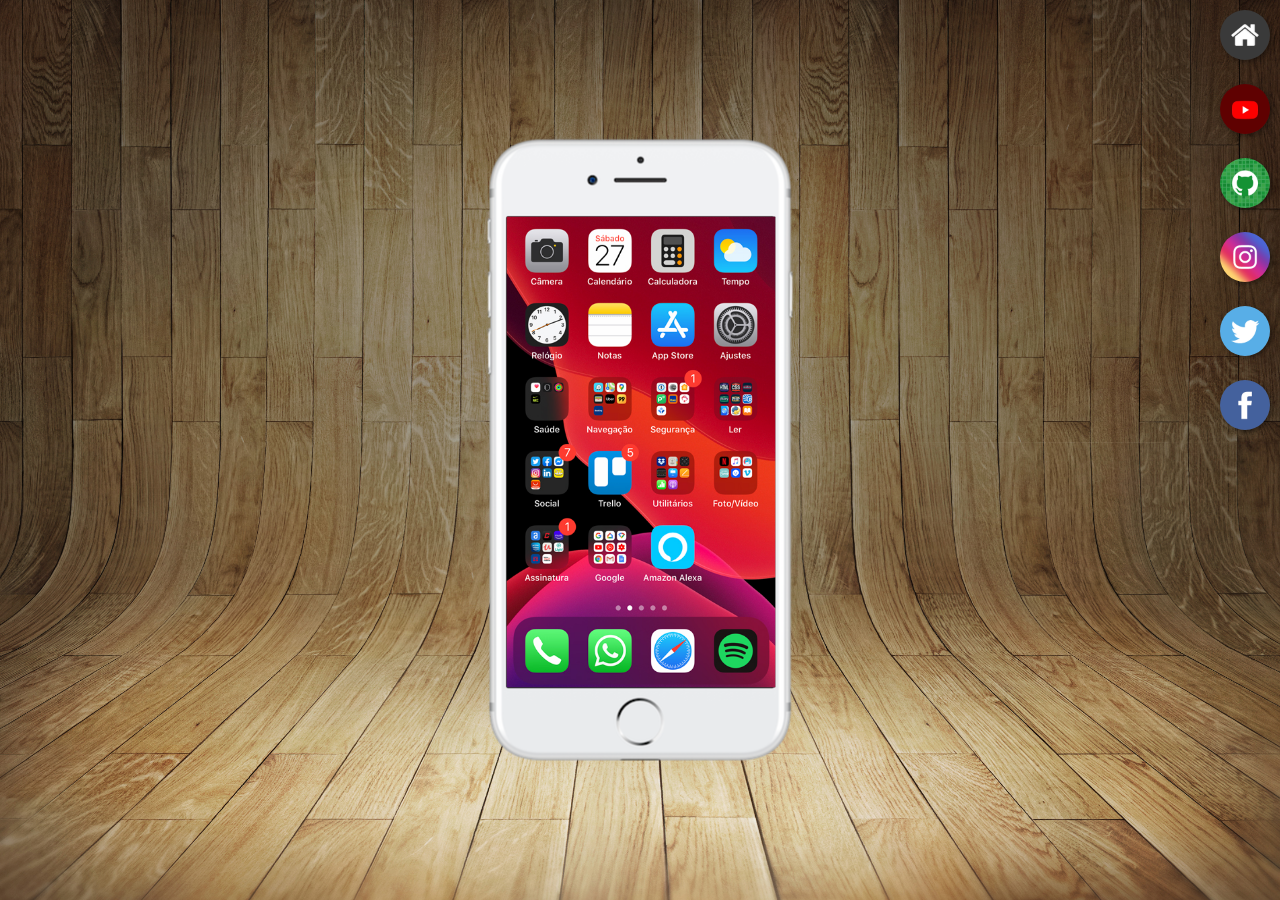
<file: index.html>
<!DOCTYPE html>
<html lang="pt-br">
<head>
    <meta charset="UTF-8">
    <meta name="viewport" content="width=device-width, initial-scale=1.0">
    <link rel="shortcut icon" href="favicon.ico" type="image/x-icon">
    <link rel="stylesheet" href="estilos/style.css">
    <title>Projeto Redes Sociais</title>
</head>
<body>
    <main>
        <section id="telefone">
            <iframe src="home.html" name="tela" id="tela" frameborder="0" ></iframe>

        </section>

        <section id="redes-sociais">
        <a href="home.html" target="tela"> <img src="pacote-d013/imagens/logo-home.jpg" alt="Home"></a> <br>
        <a href="youtube.html" target="tela"> <img src="pacote-d013/imagens/logo-youtube.jpg" alt="YouTube"></a> <br>
        <a href="github.html" target="tela"> <img src="pacote-d013/imagens/logo-github.jpg" alt="GitHub"></a> <br>
        <a href="instagram.html" target="tela"> <img src="pacote-d013/imagens/logo-instagram.jpg" alt="Instagram"></a> <br>
        <a href="twitter.html" target="tela"> <img src="pacote-d013/imagens/logo-twitter.jpg" alt="Twitter"></a> <br>
        <a href="facebook.html" target="tela"> <img src="pacote-d013/imagens/logo-facebook.jpg" alt="Facebook"></a>        
        </section>
    </main>
</body>
</html>
</file>
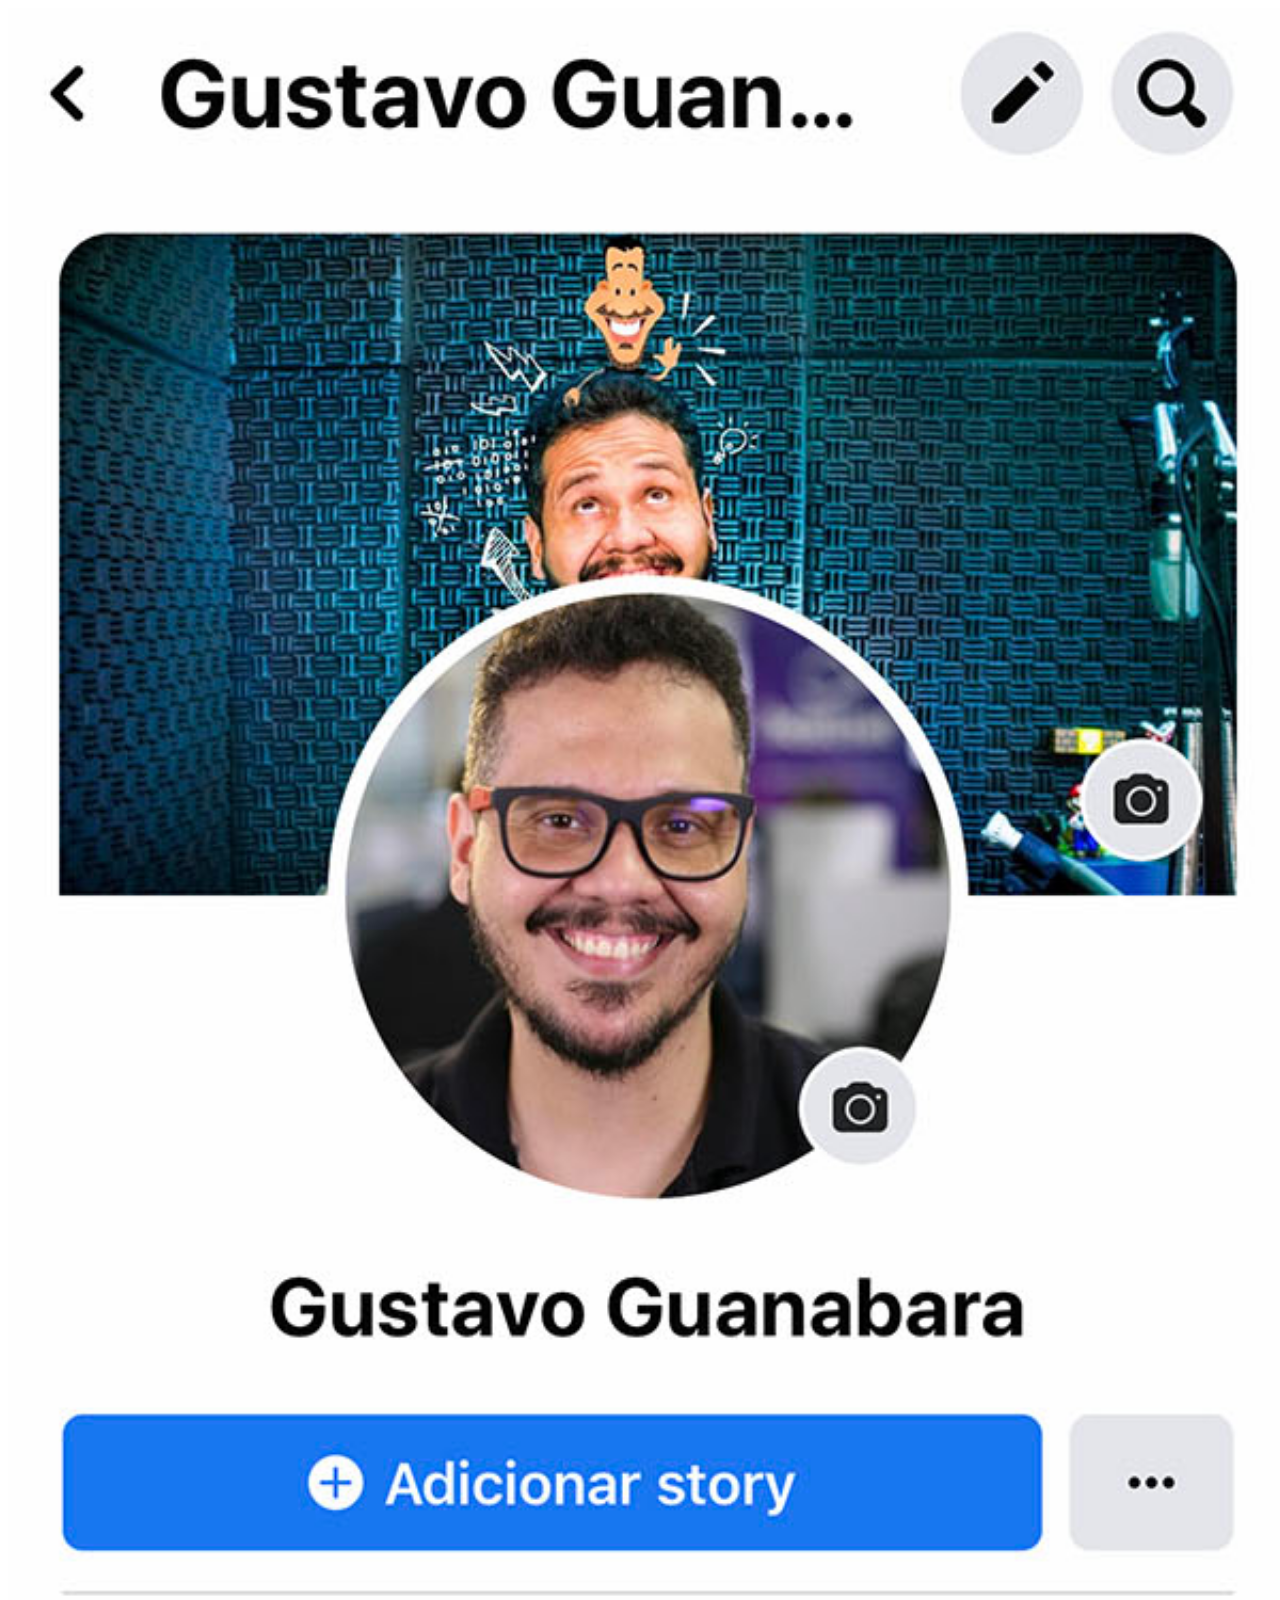
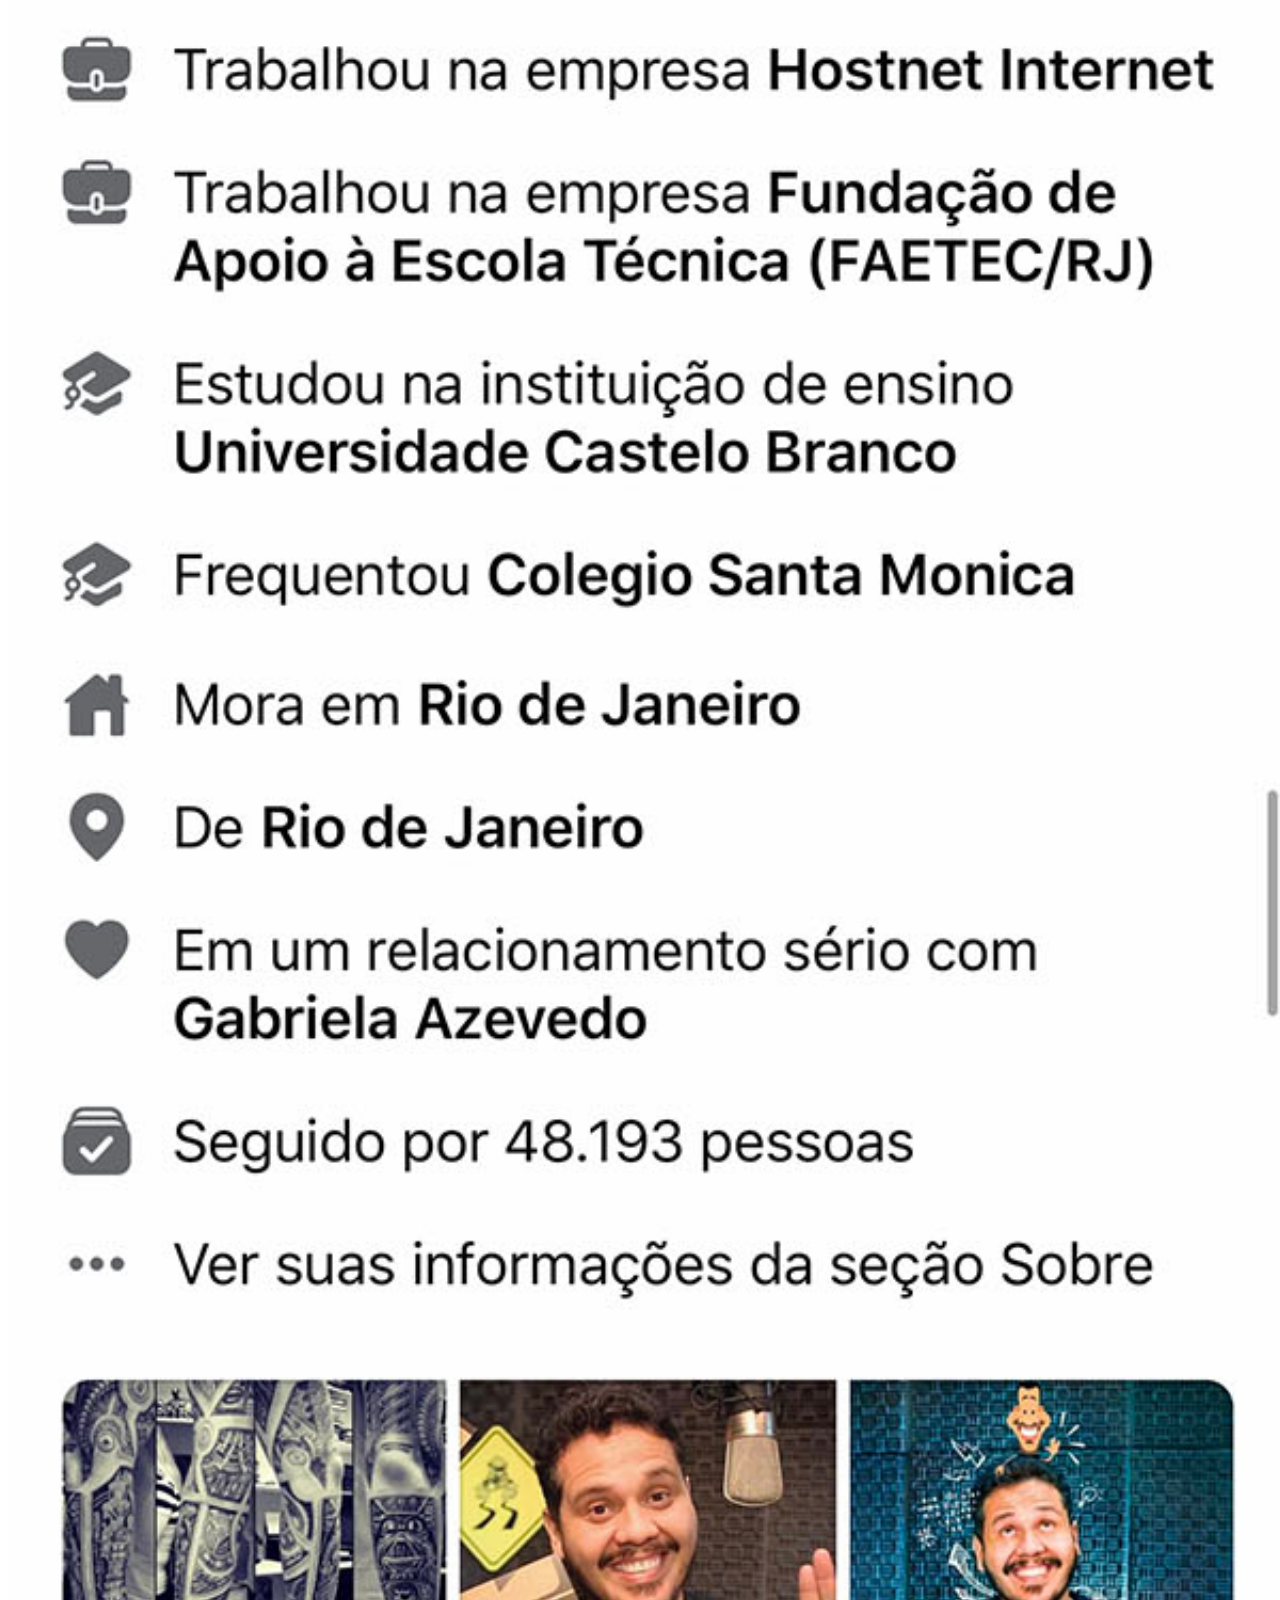
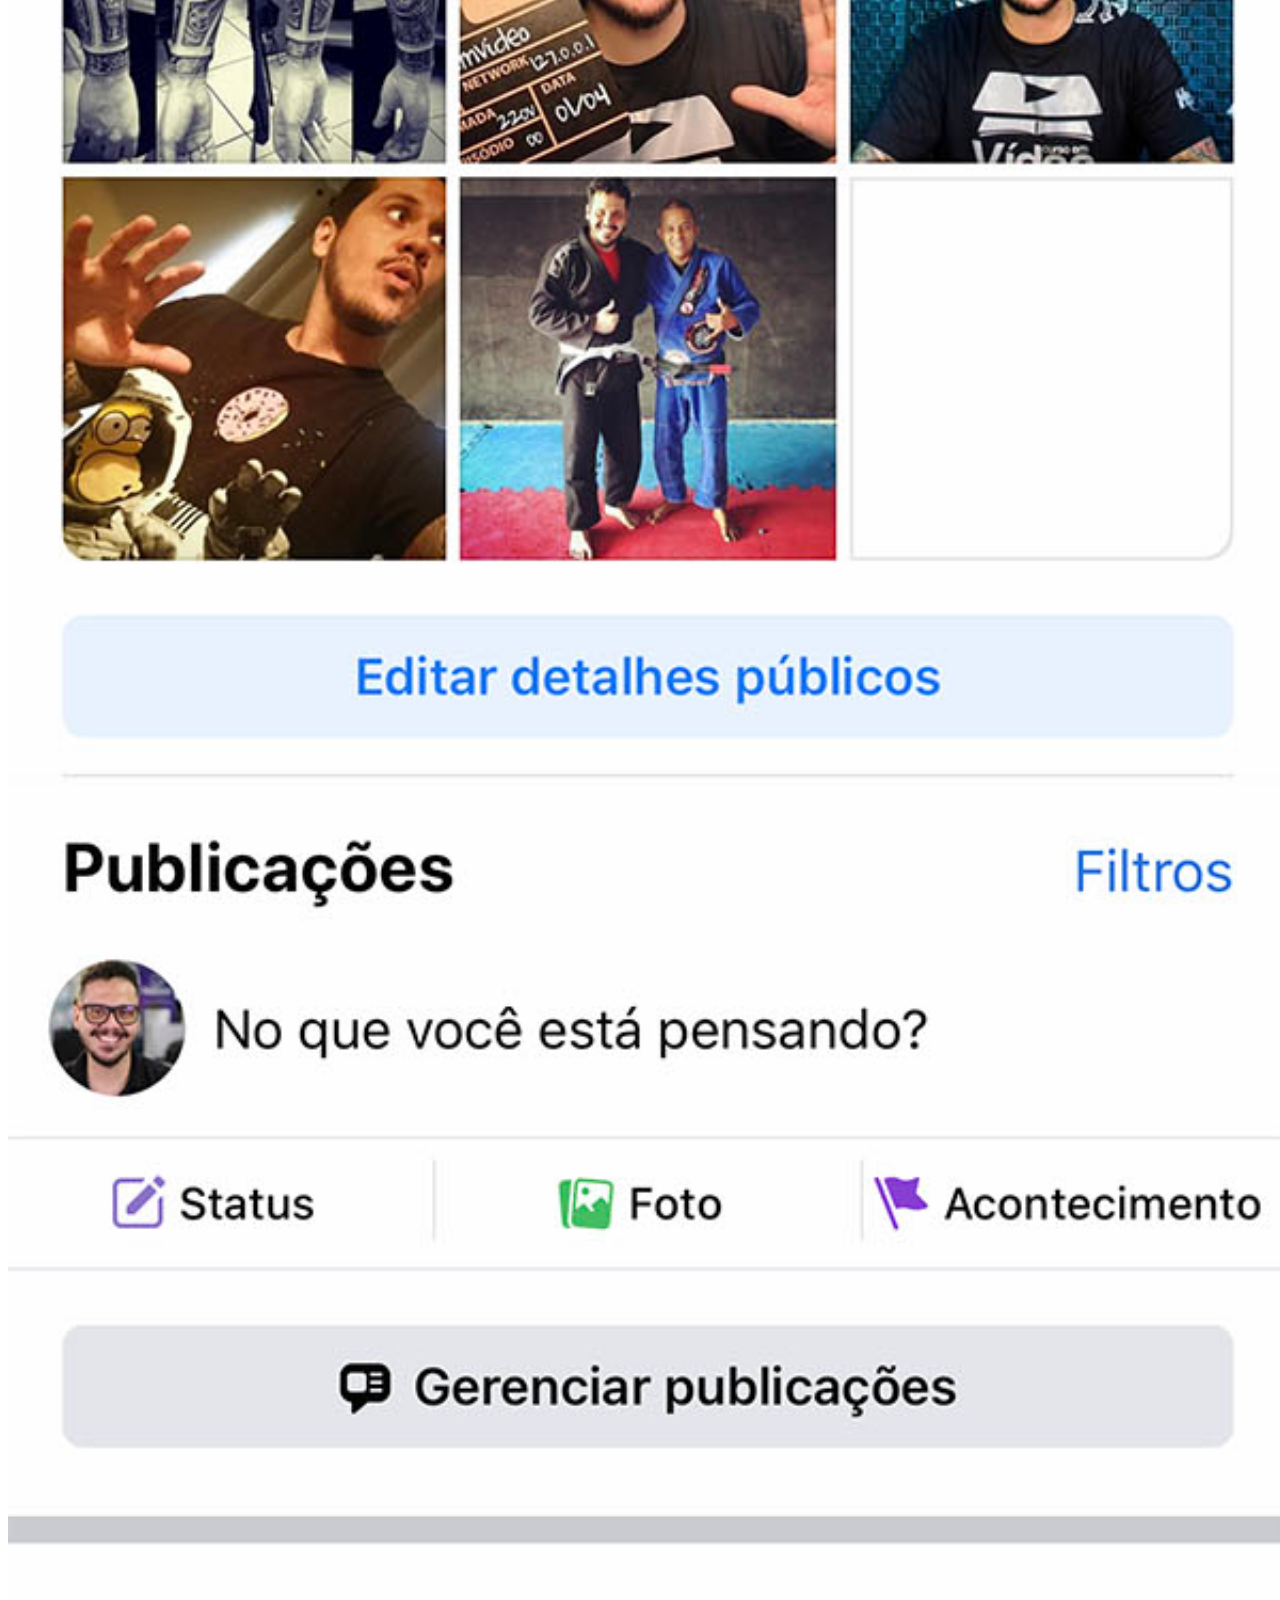
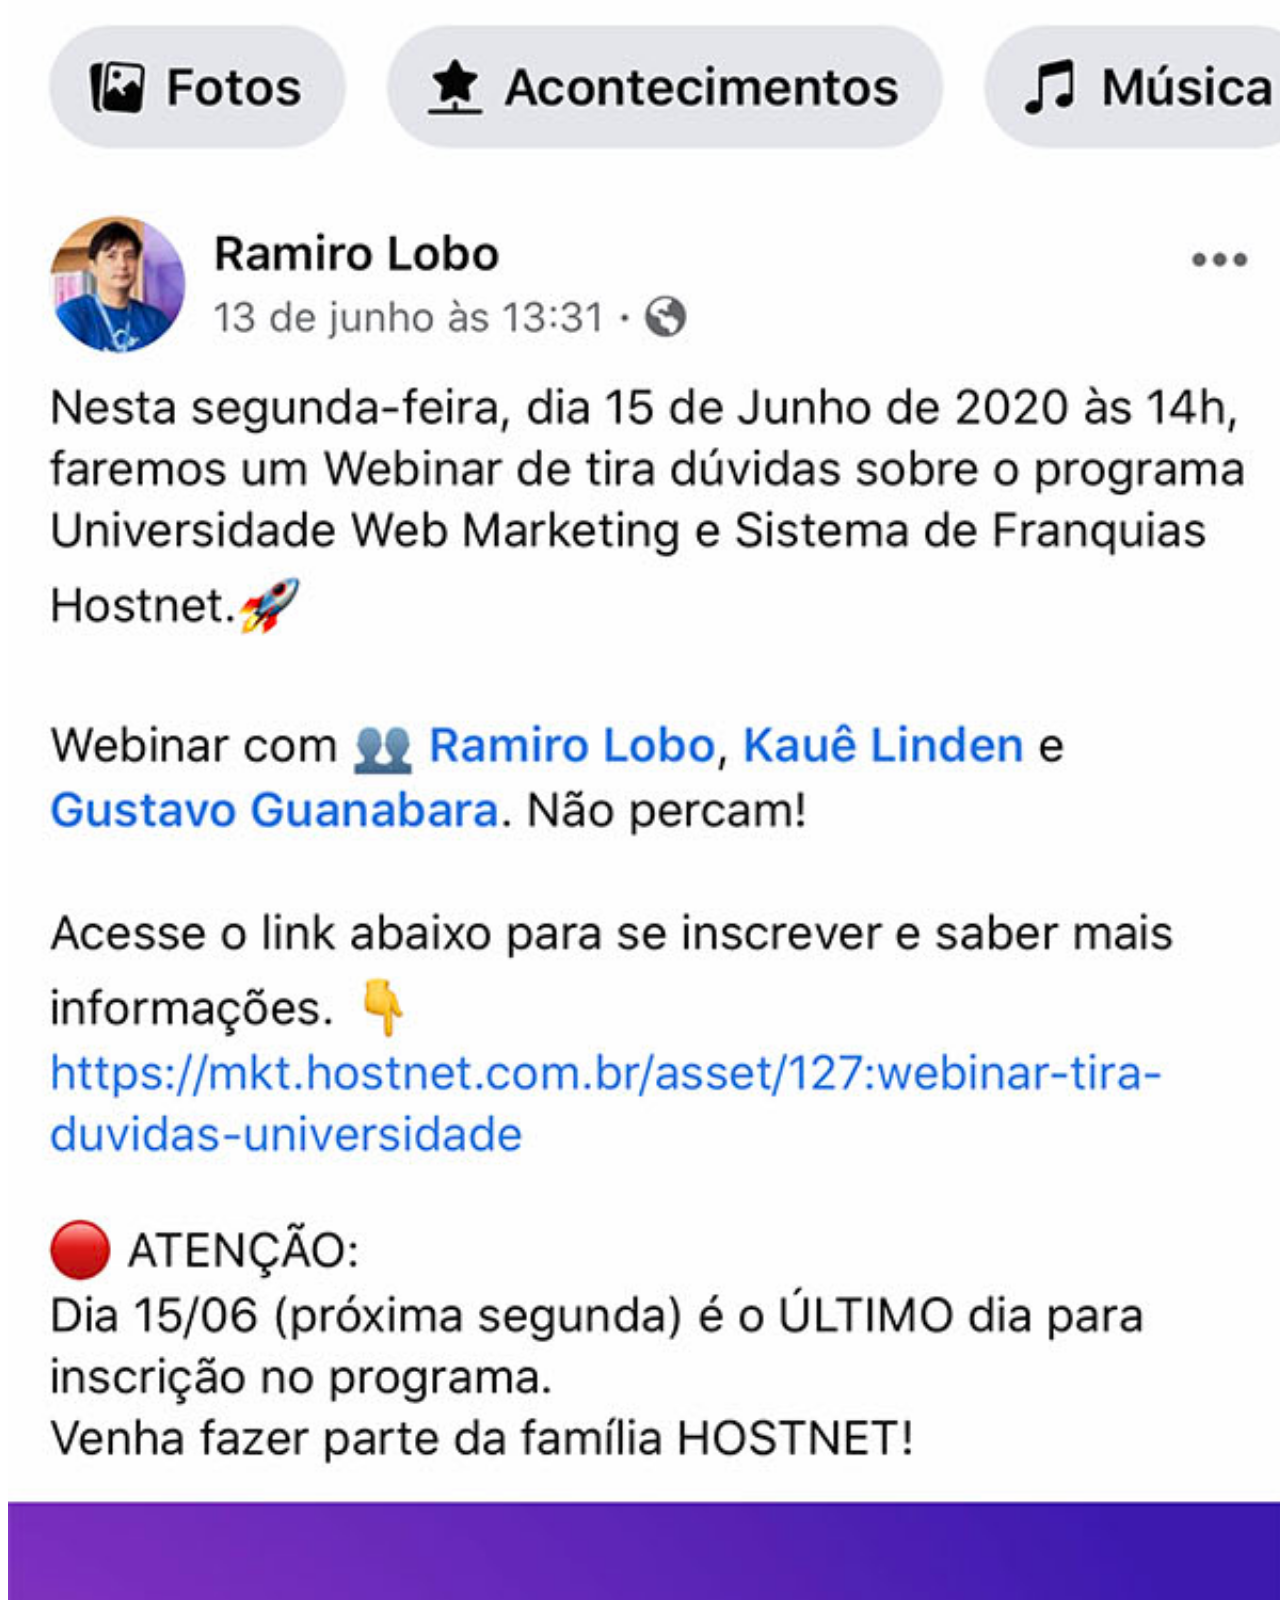
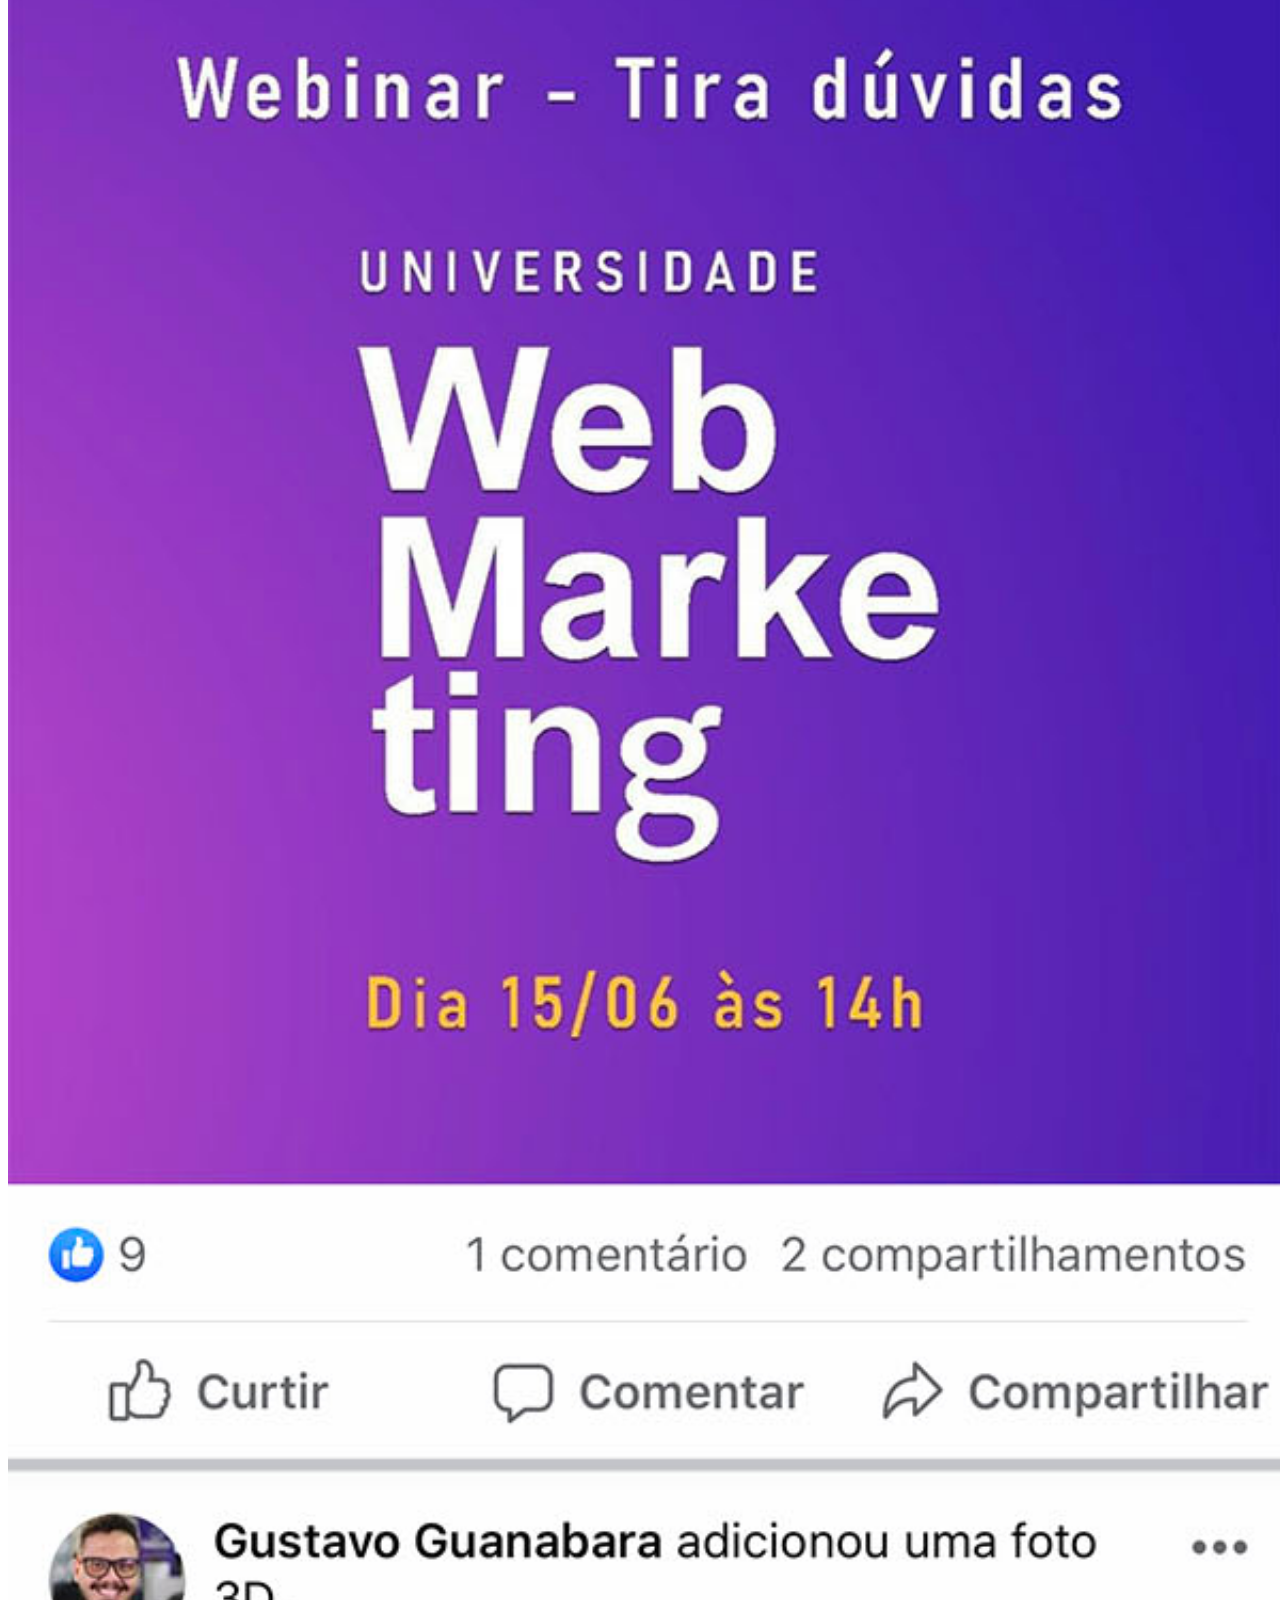
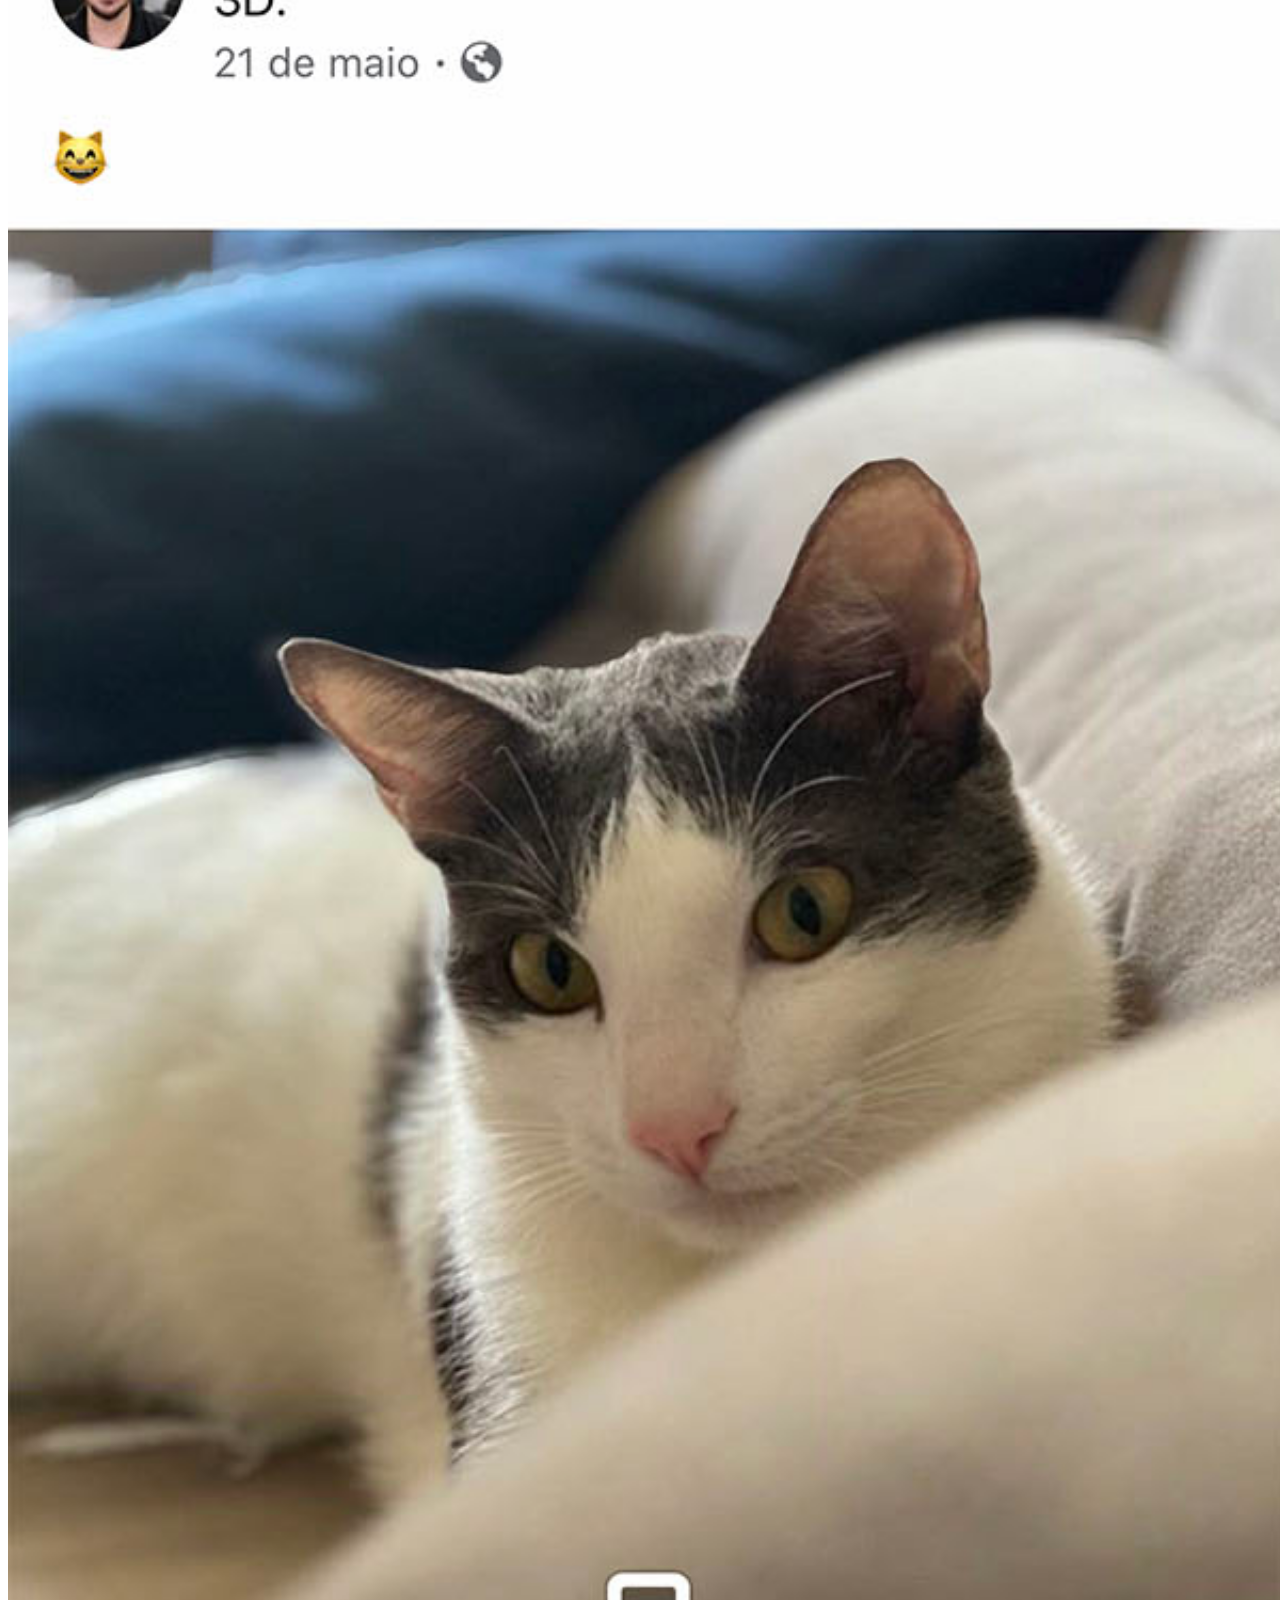
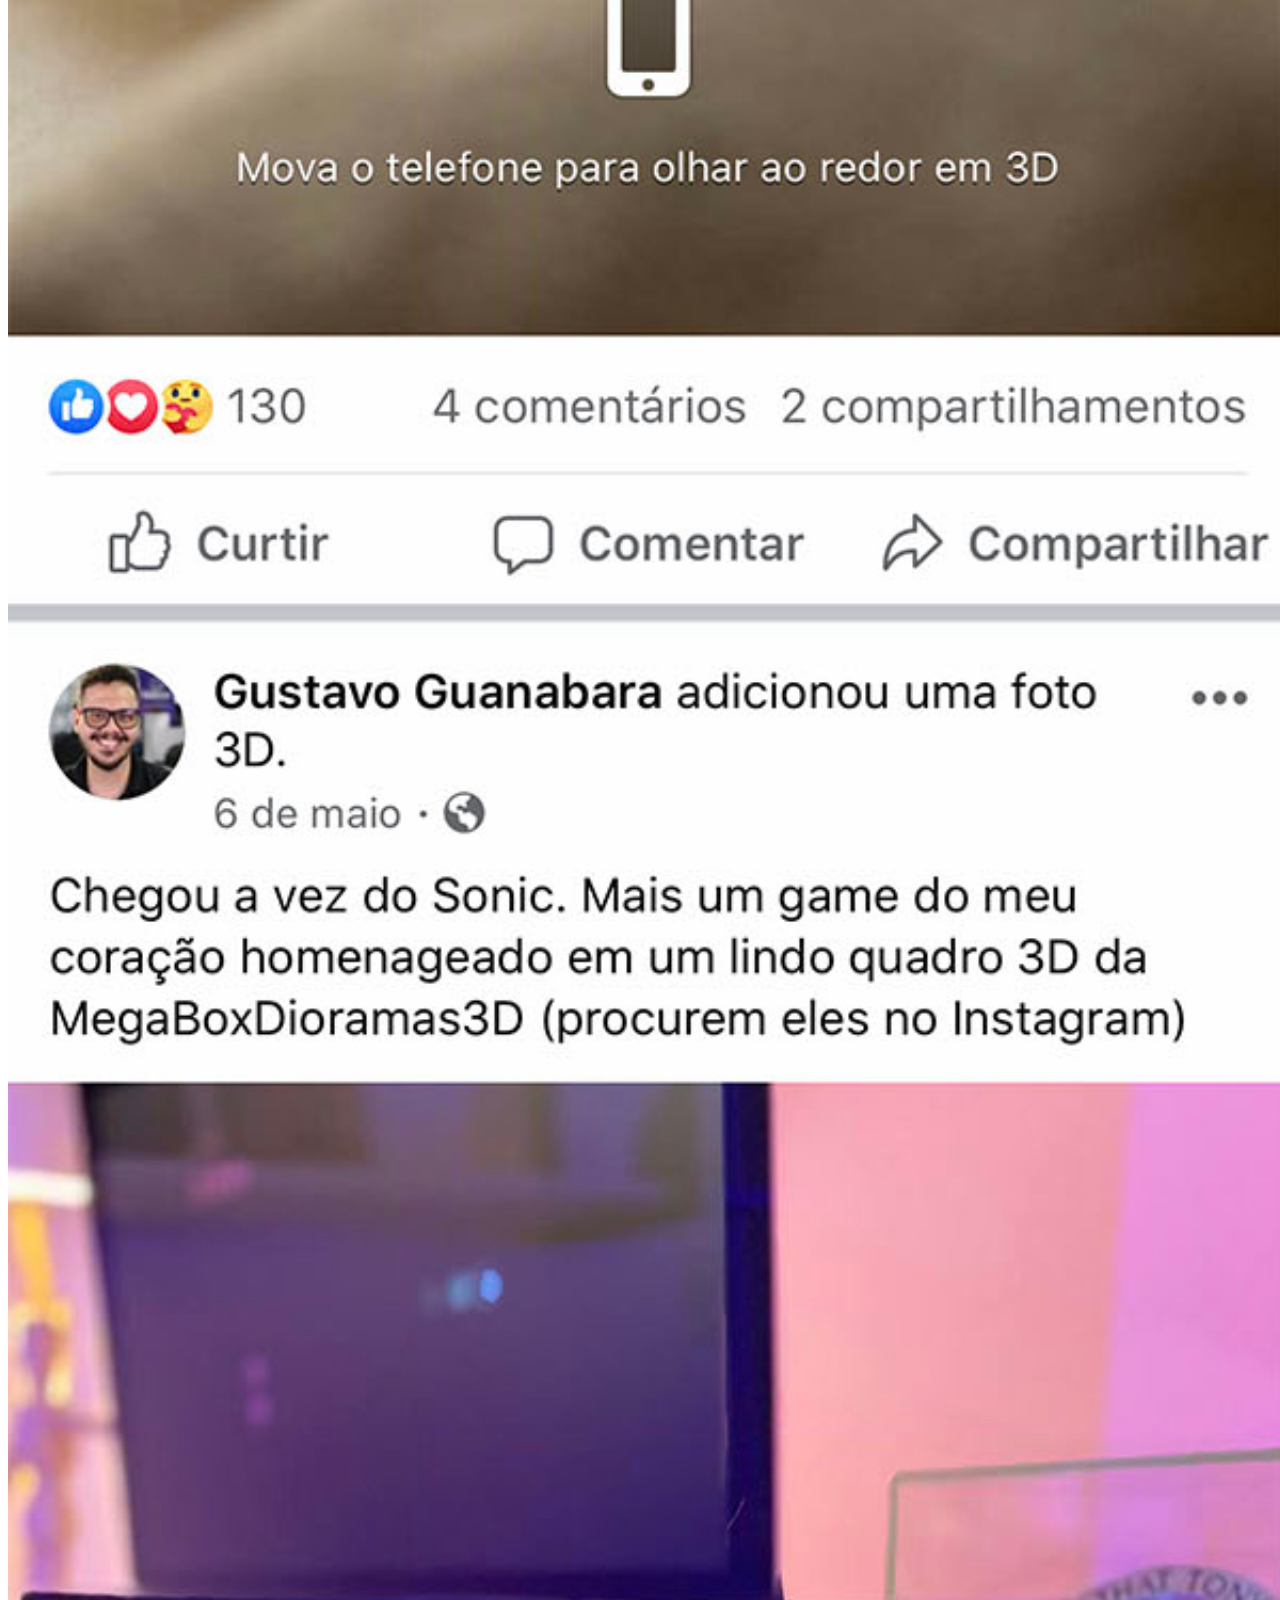
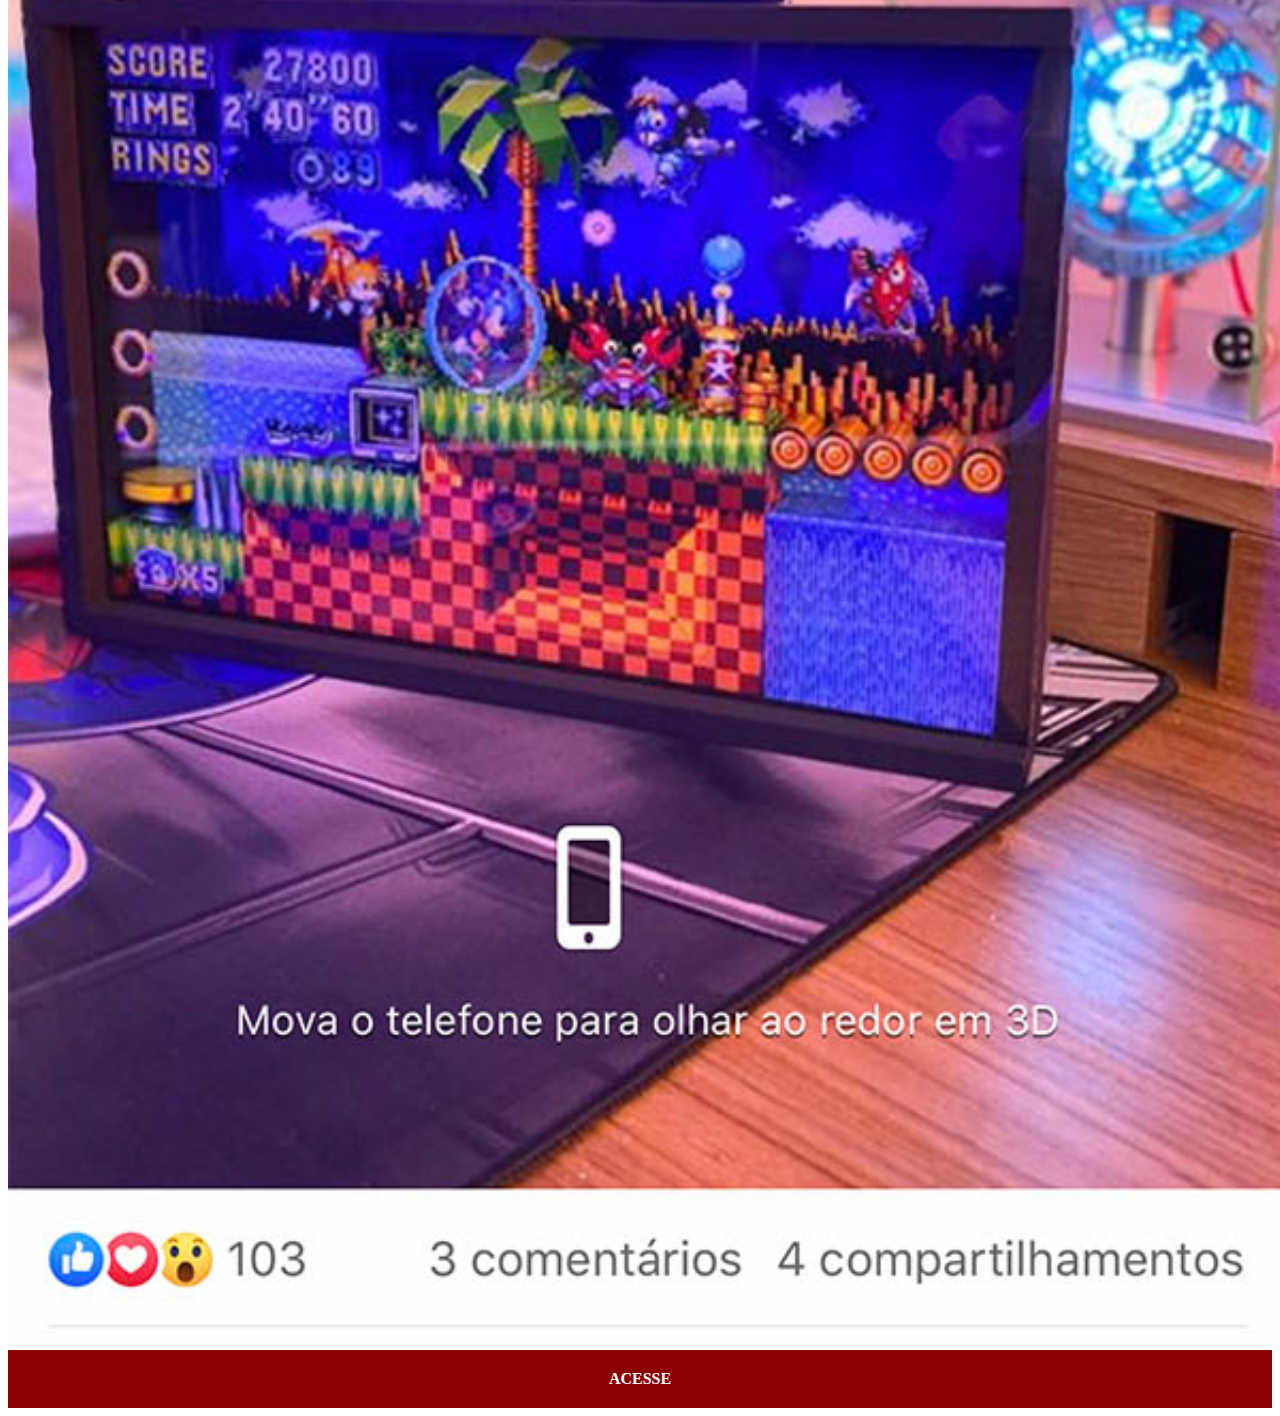
<file: facebook.html>
<!DOCTYPE html>
<html lang="pt-br">
<head>
    <meta charset="UTF-8">
    <meta name="viewport" content="width=device-width, initial-scale=1.0">
    <title>Facebook</title>
    <link rel="stylesheet" href="estilos/social.css">
</head>
<body>
    <img src="pacote-d013/imagens/tela-facebook.jpg" alt="Facebook">
    <a href="https://www.facebook.com/gustavoguanabara/?locale=pt_BR" target="_blank">ACESSE</a>
</body>
</html>
</file>
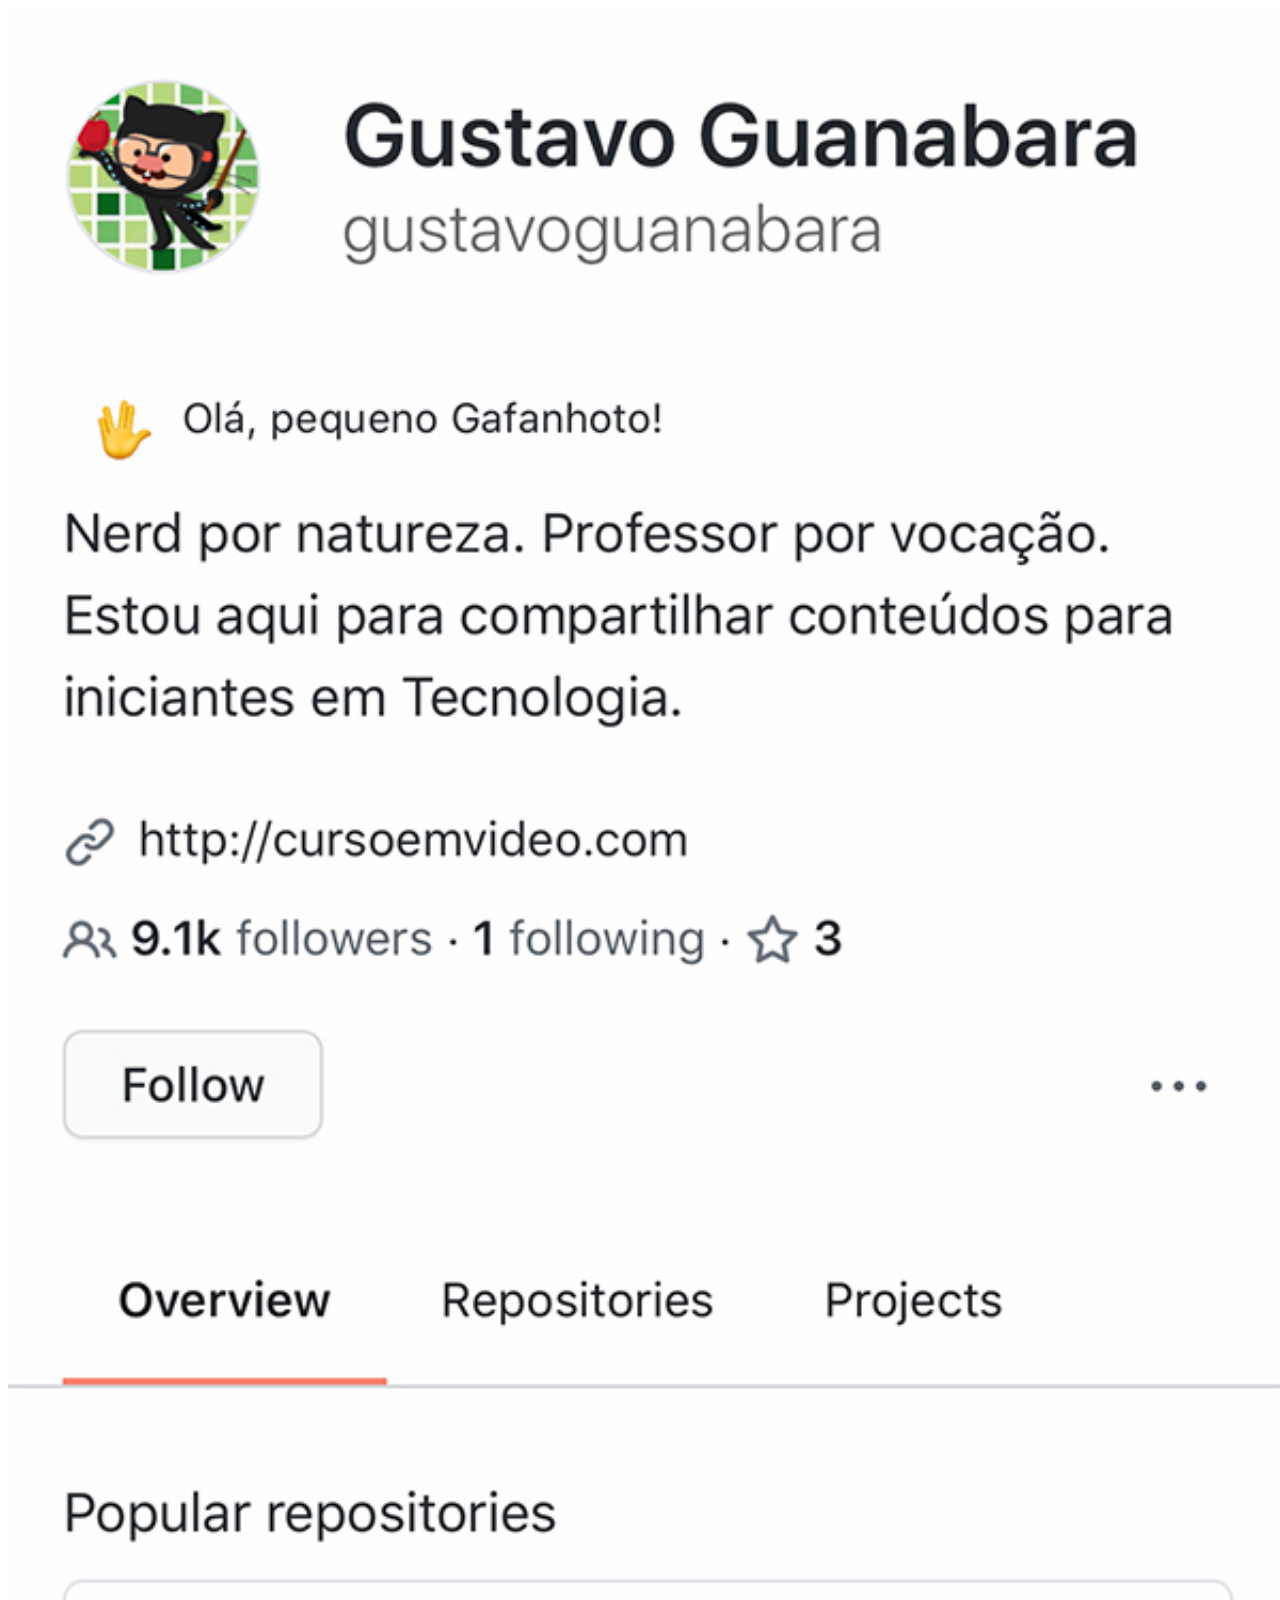
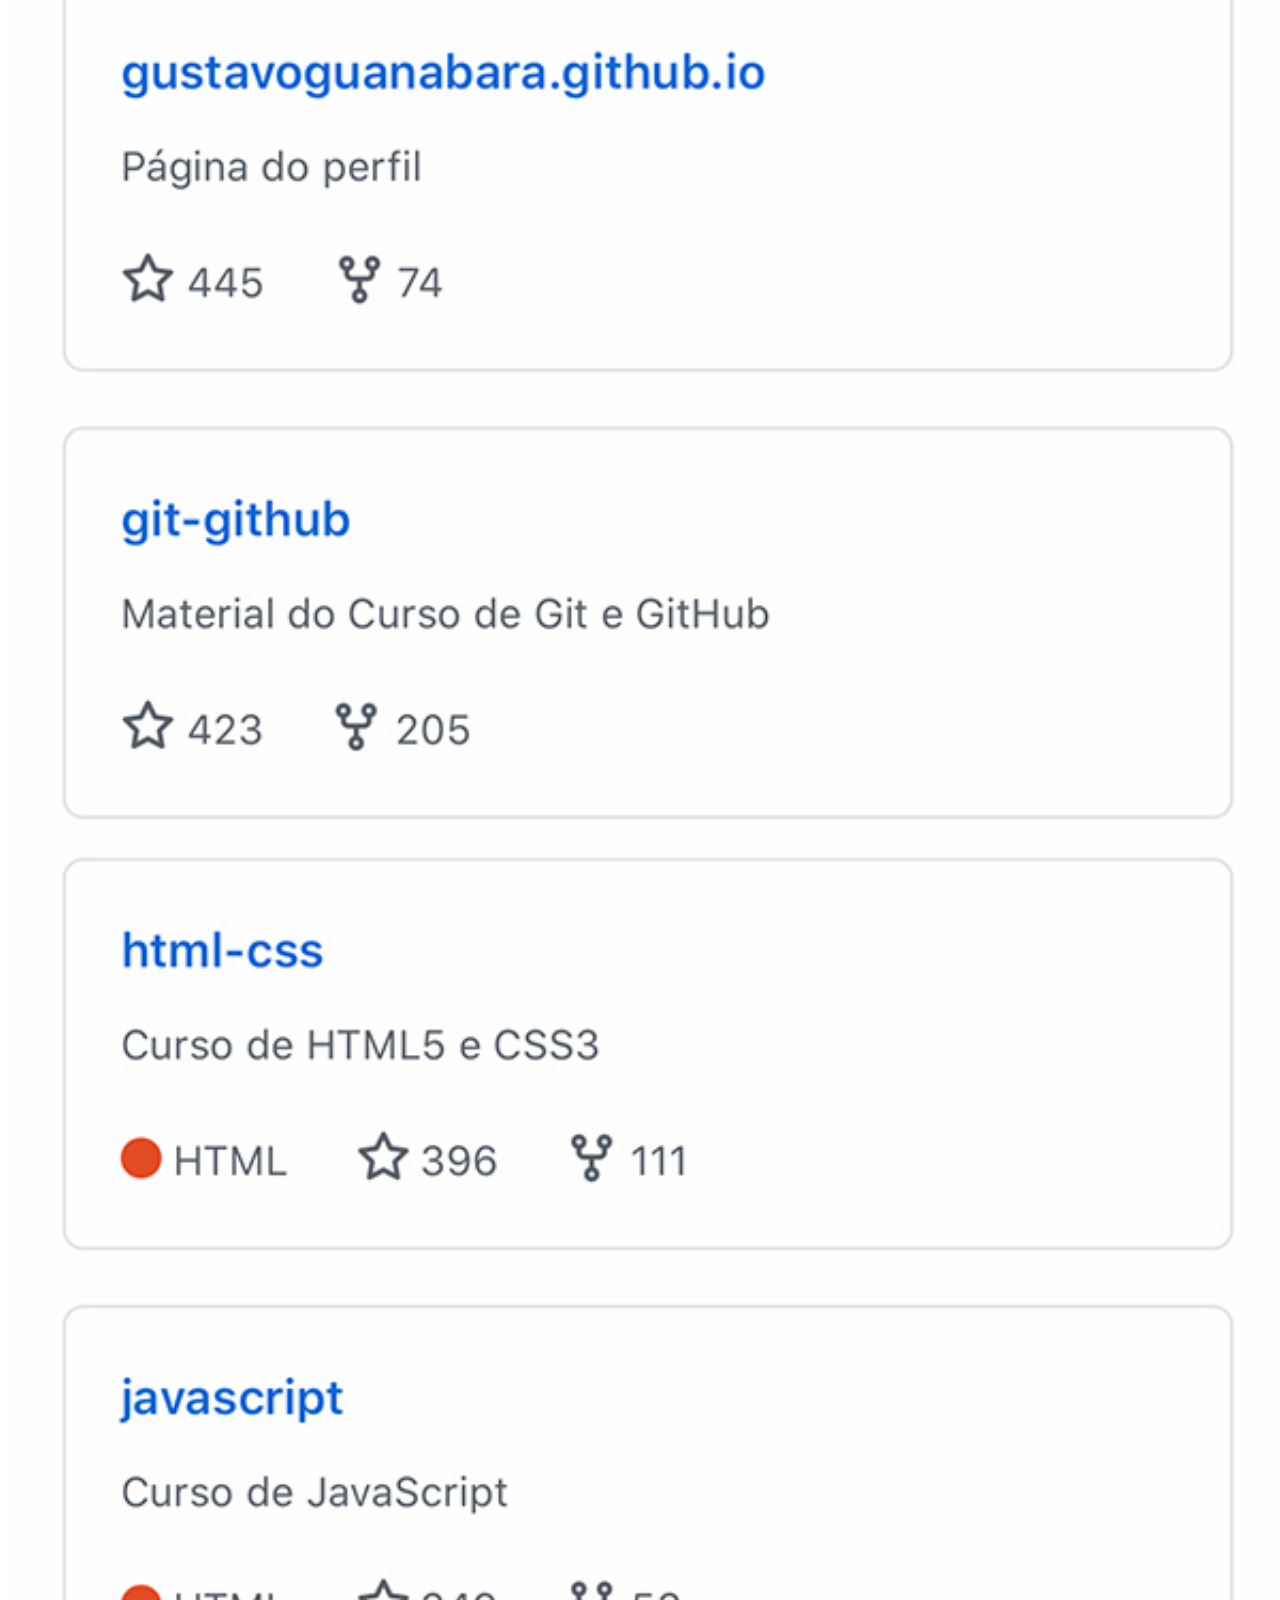
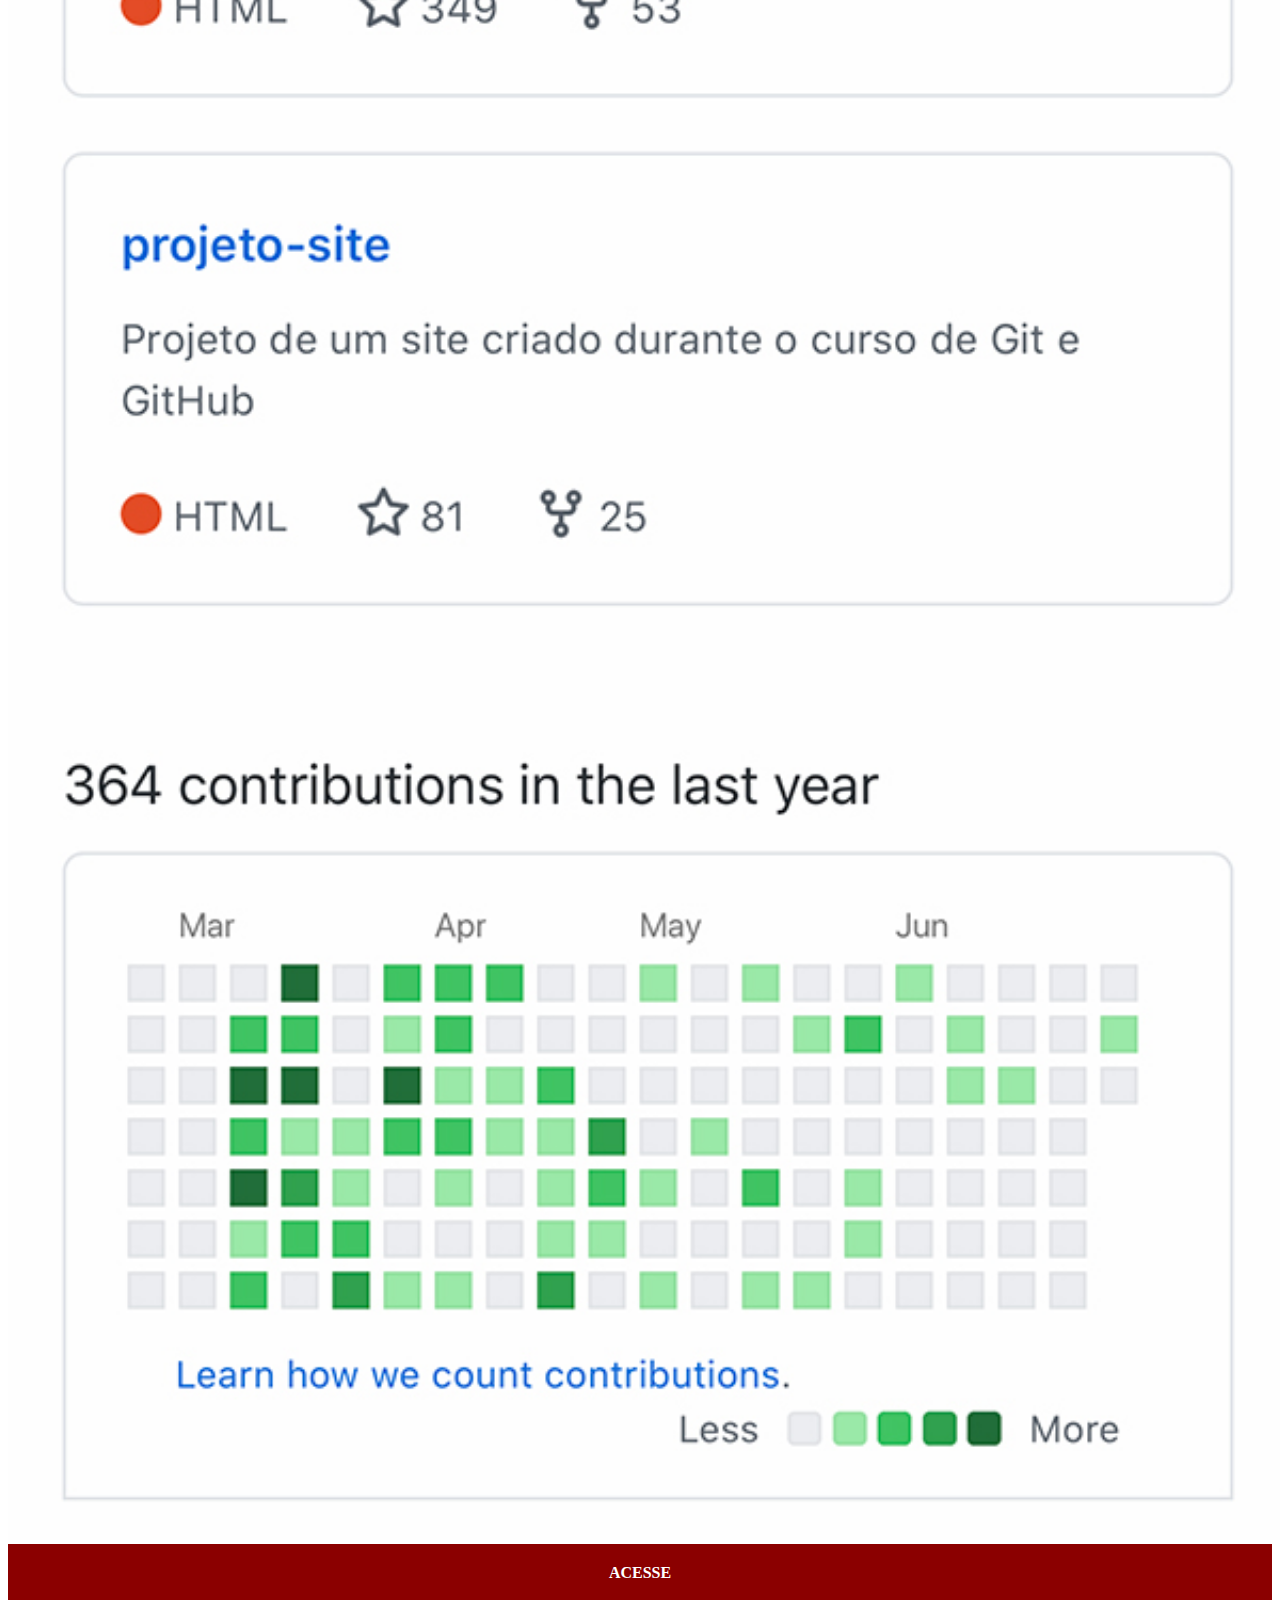
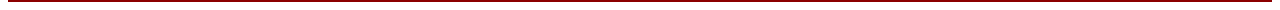
<file: github.html>
<!DOCTYPE html>
<html lang="pt-br">
<head>
    <meta charset="UTF-8">
    <meta name="viewport" content="width=device-width, initial-scale=1.0">
    <title>GitHub</title>
    <link rel="stylesheet" href="estilos/social.css">
</head>
<body>
    <img src="pacote-d013/imagens/tela-github.jpg" alt="GitHub">
    <a href="https://github.com/gustavoguanabara/" target="_blank" >ACESSE</a>
</body>
</html>
</file>
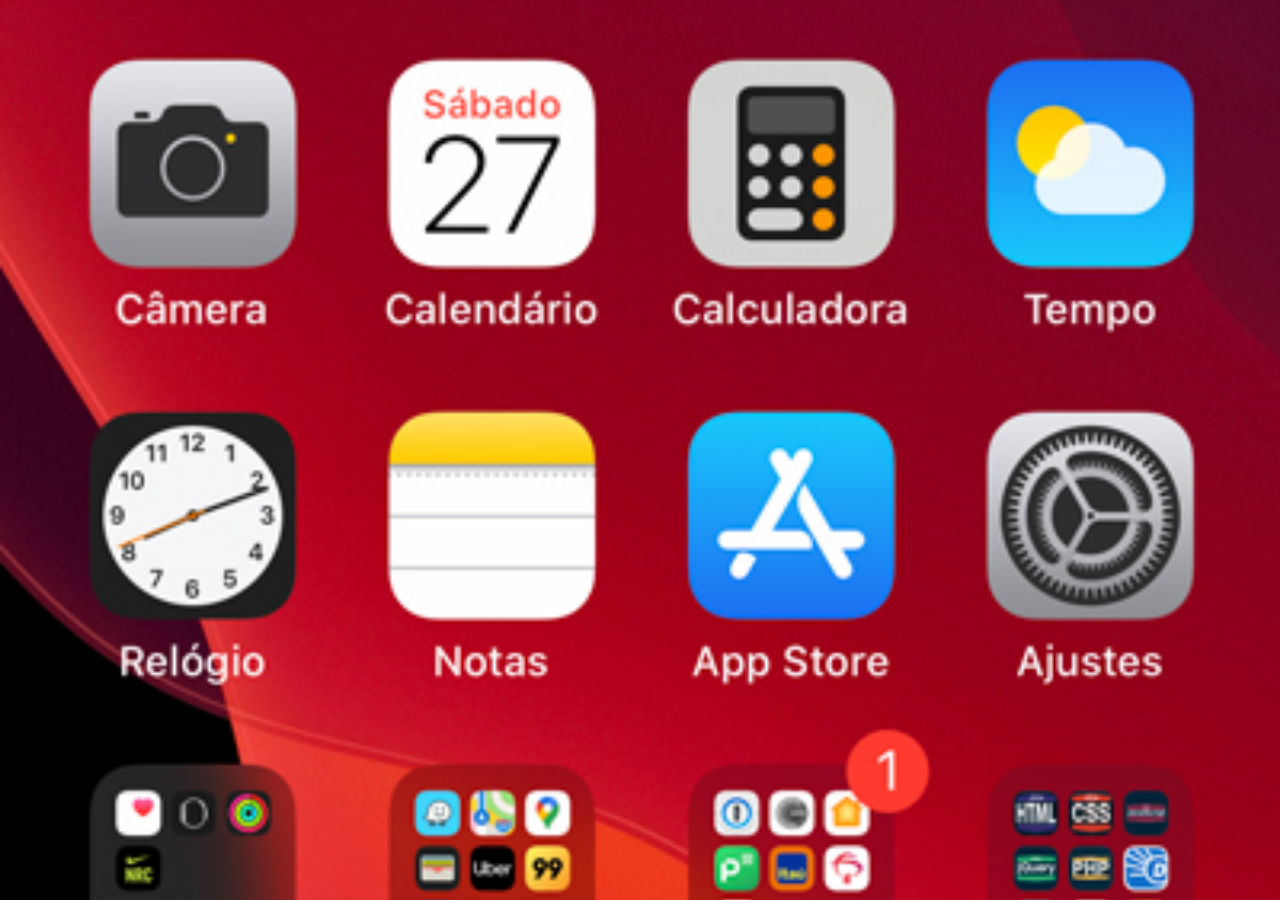
<file: home.html>
<!DOCTYPE html>
<html lang="pt-br">
<head>
    <meta charset="UTF-8">
    <meta name="viewport" content="width=device-width, initial-scale=1.0">
    <title>Home</title>
    <style>
        * {
            margin: 0px;
            padding: 0px;
        }

        body {
            width: 100vw;
            height: 100vh;
            background: black url('pacote-d013/imagens/tela-home.jpg') no-repeat top center;
            background-size: cover;

        }
    </style>
</head>
<body>
    
</body>
</html>
</file>
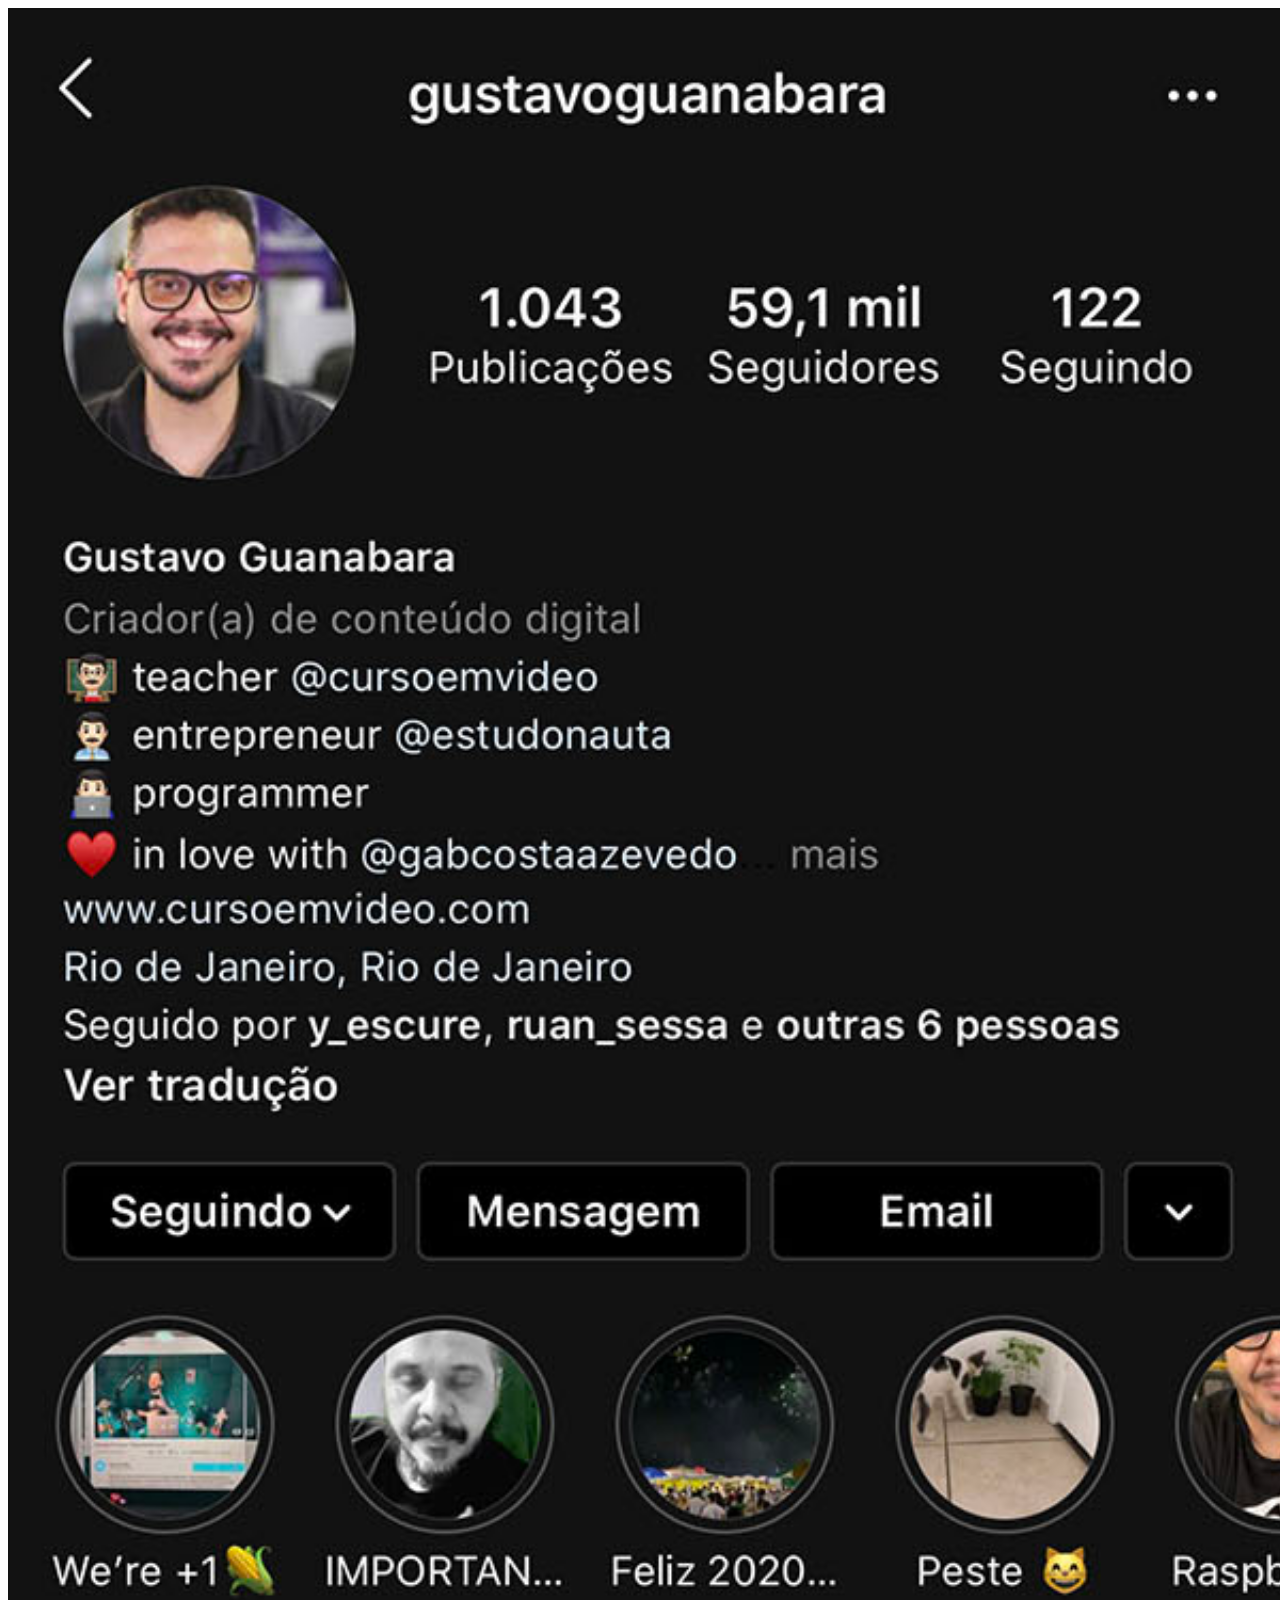
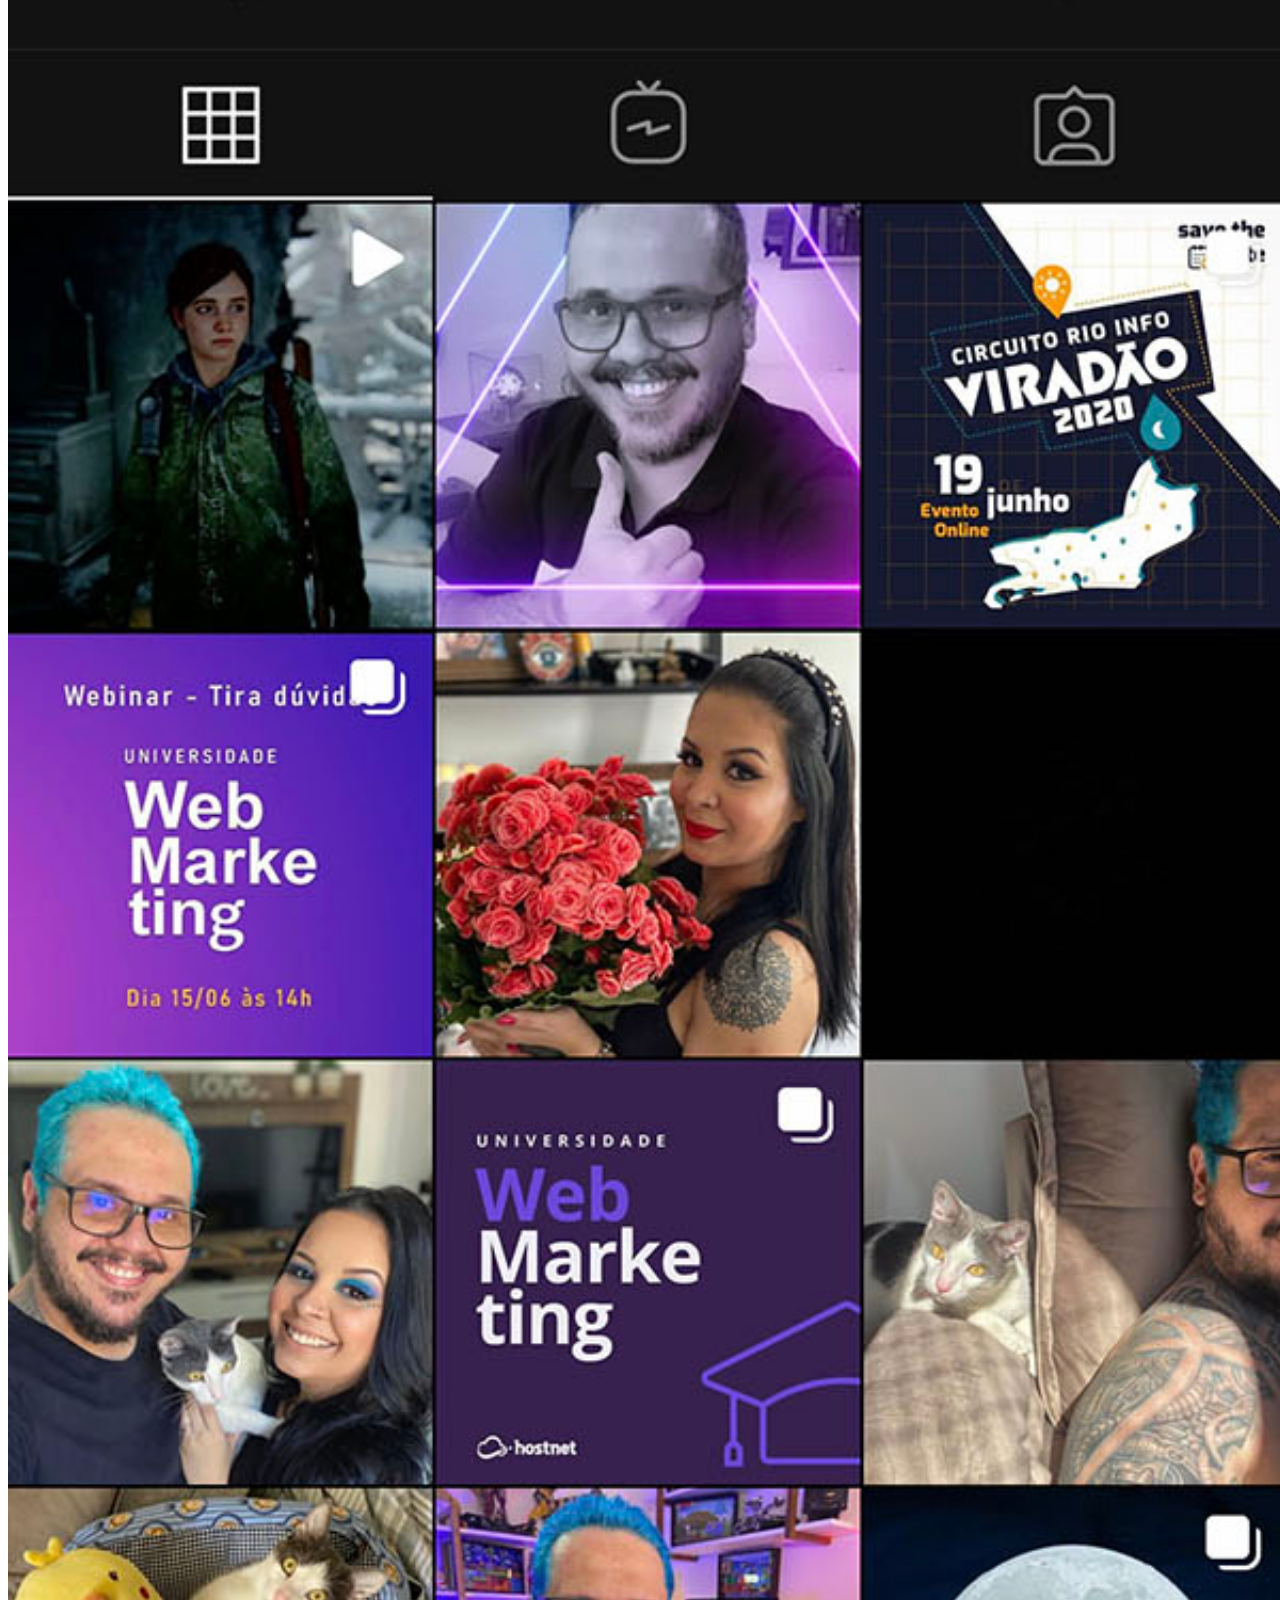
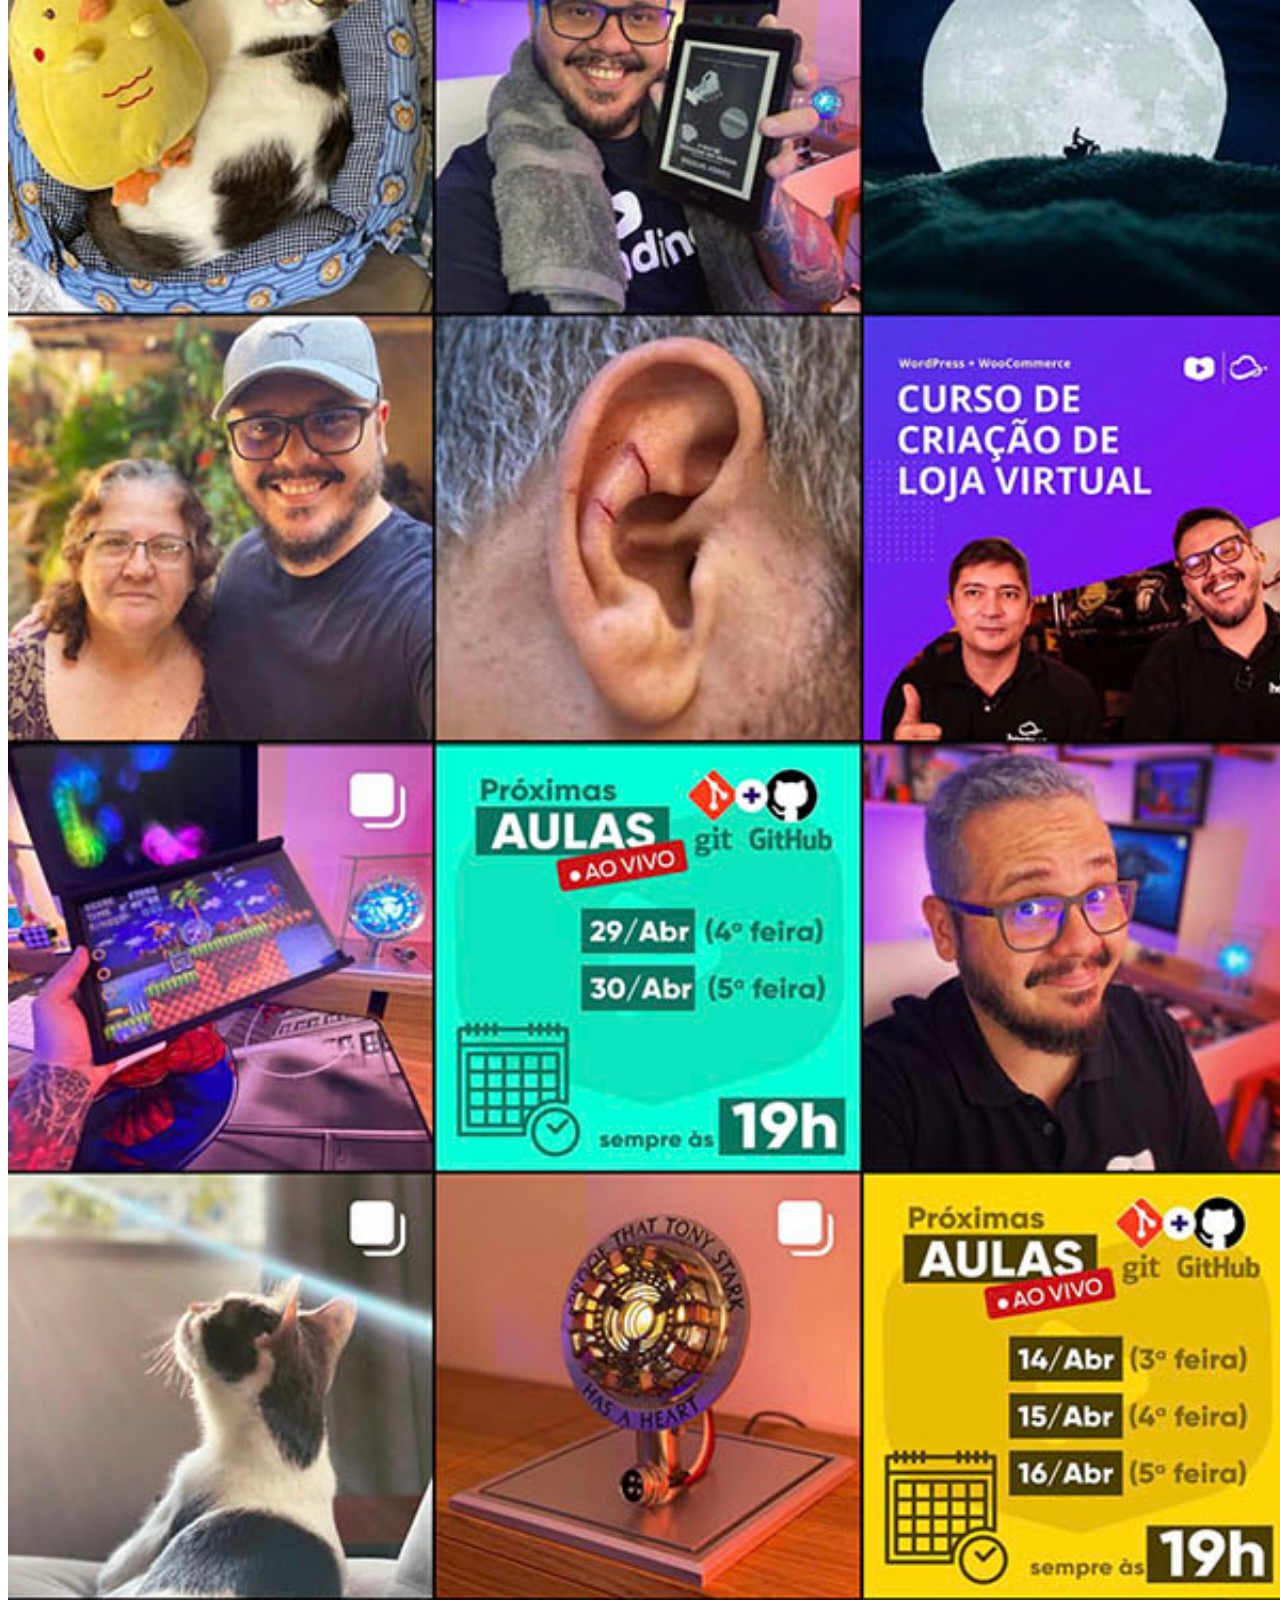
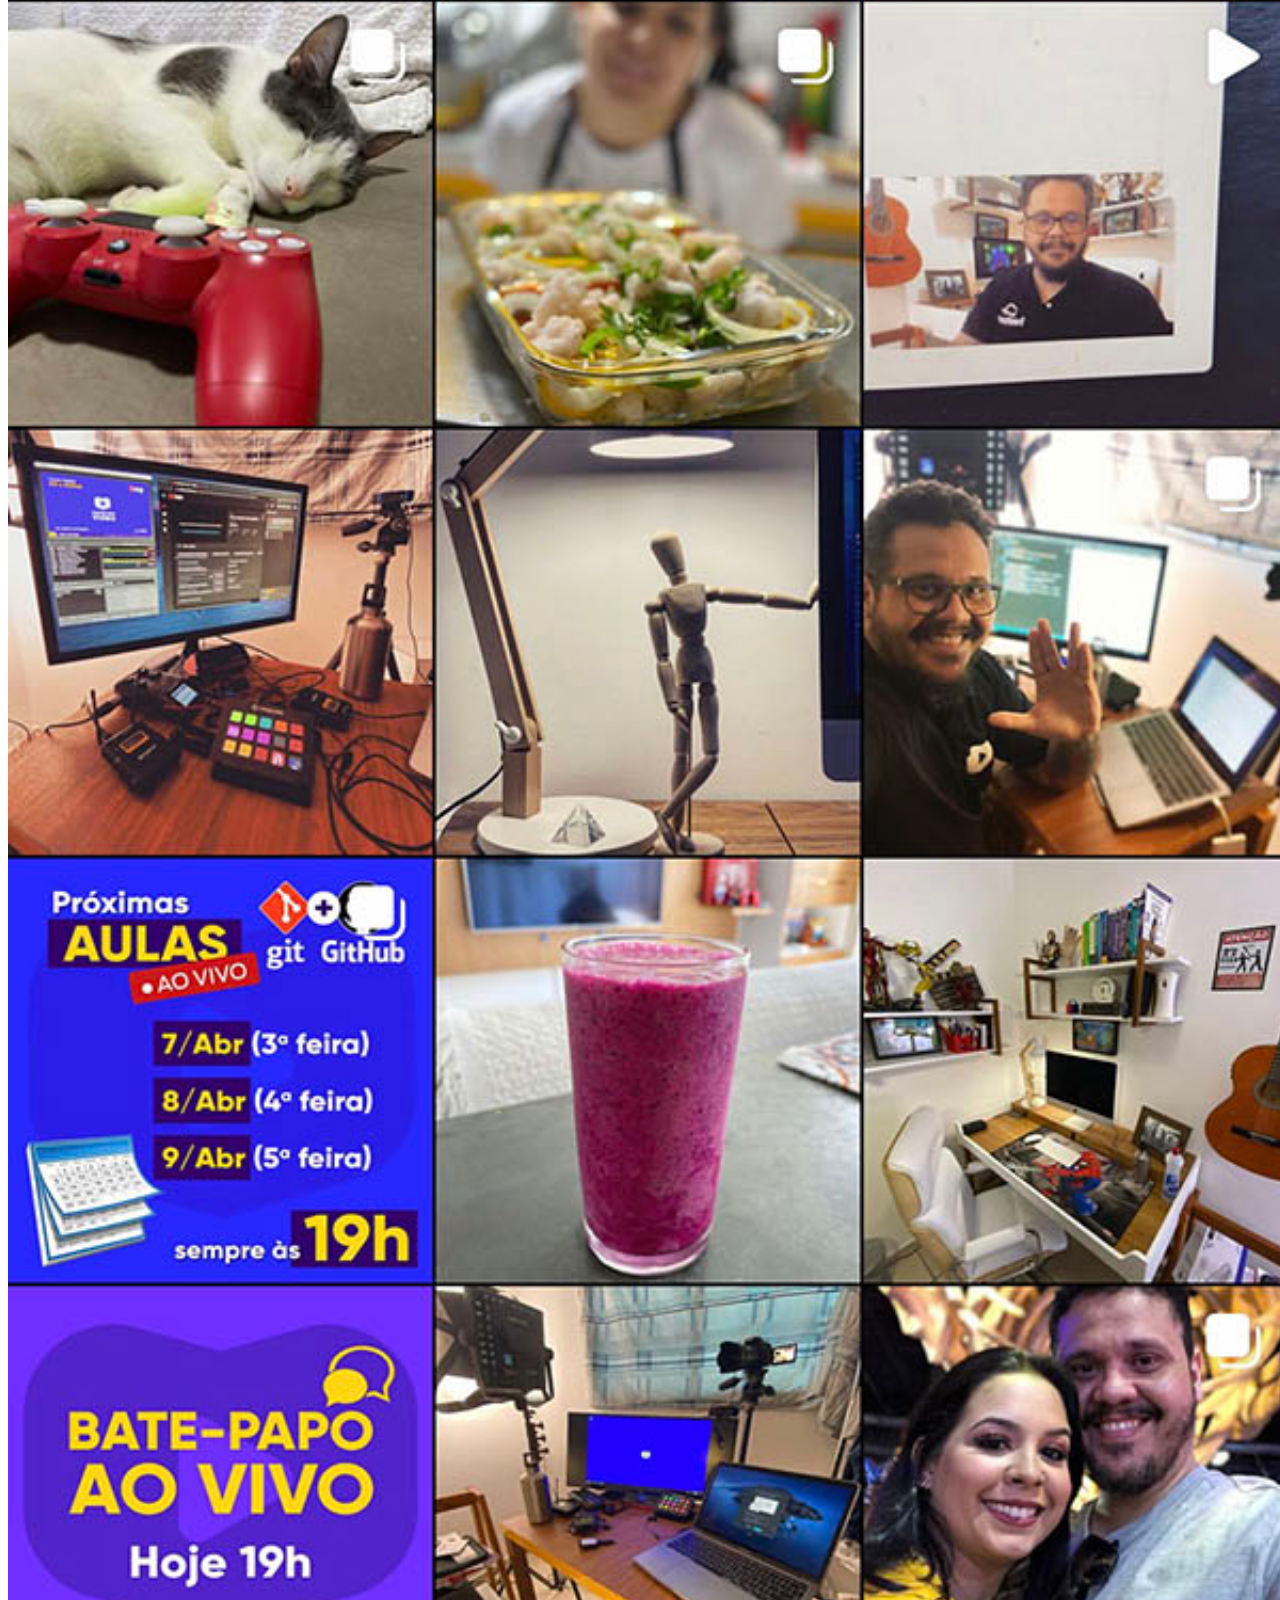
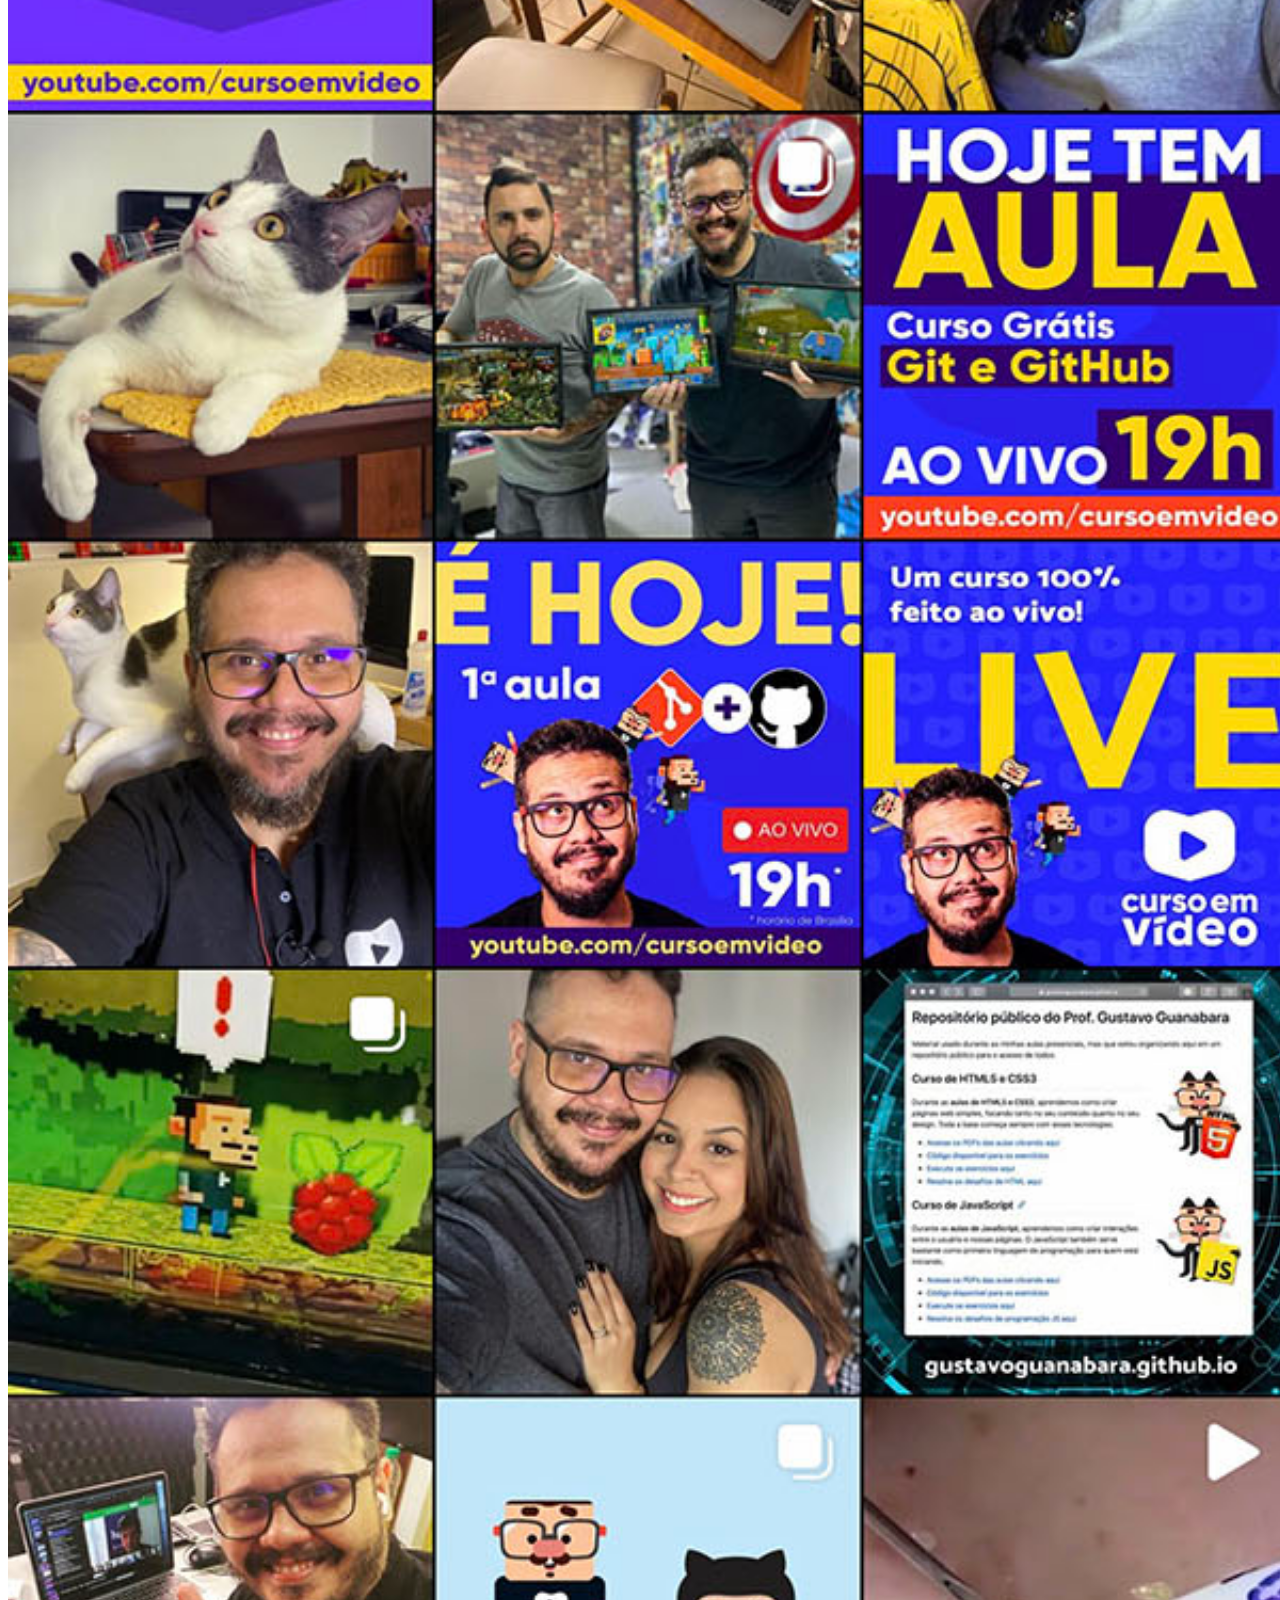
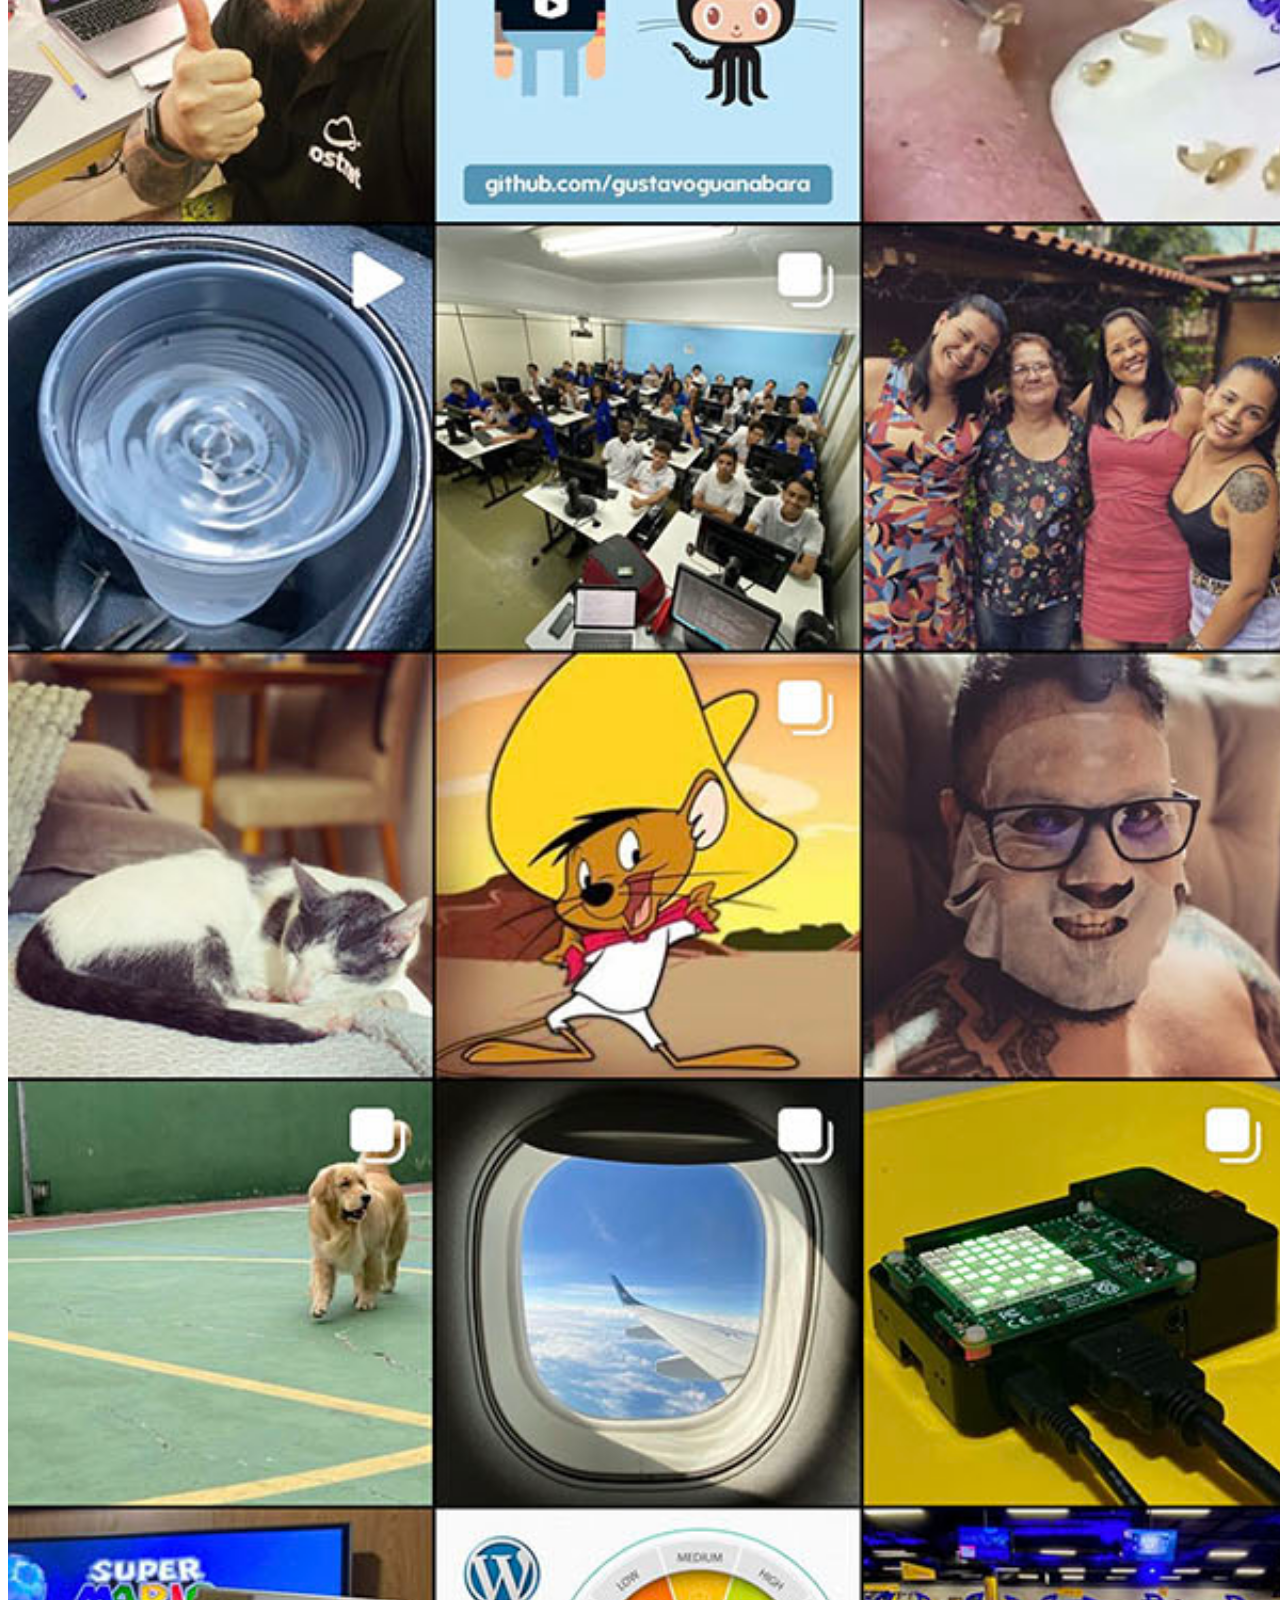
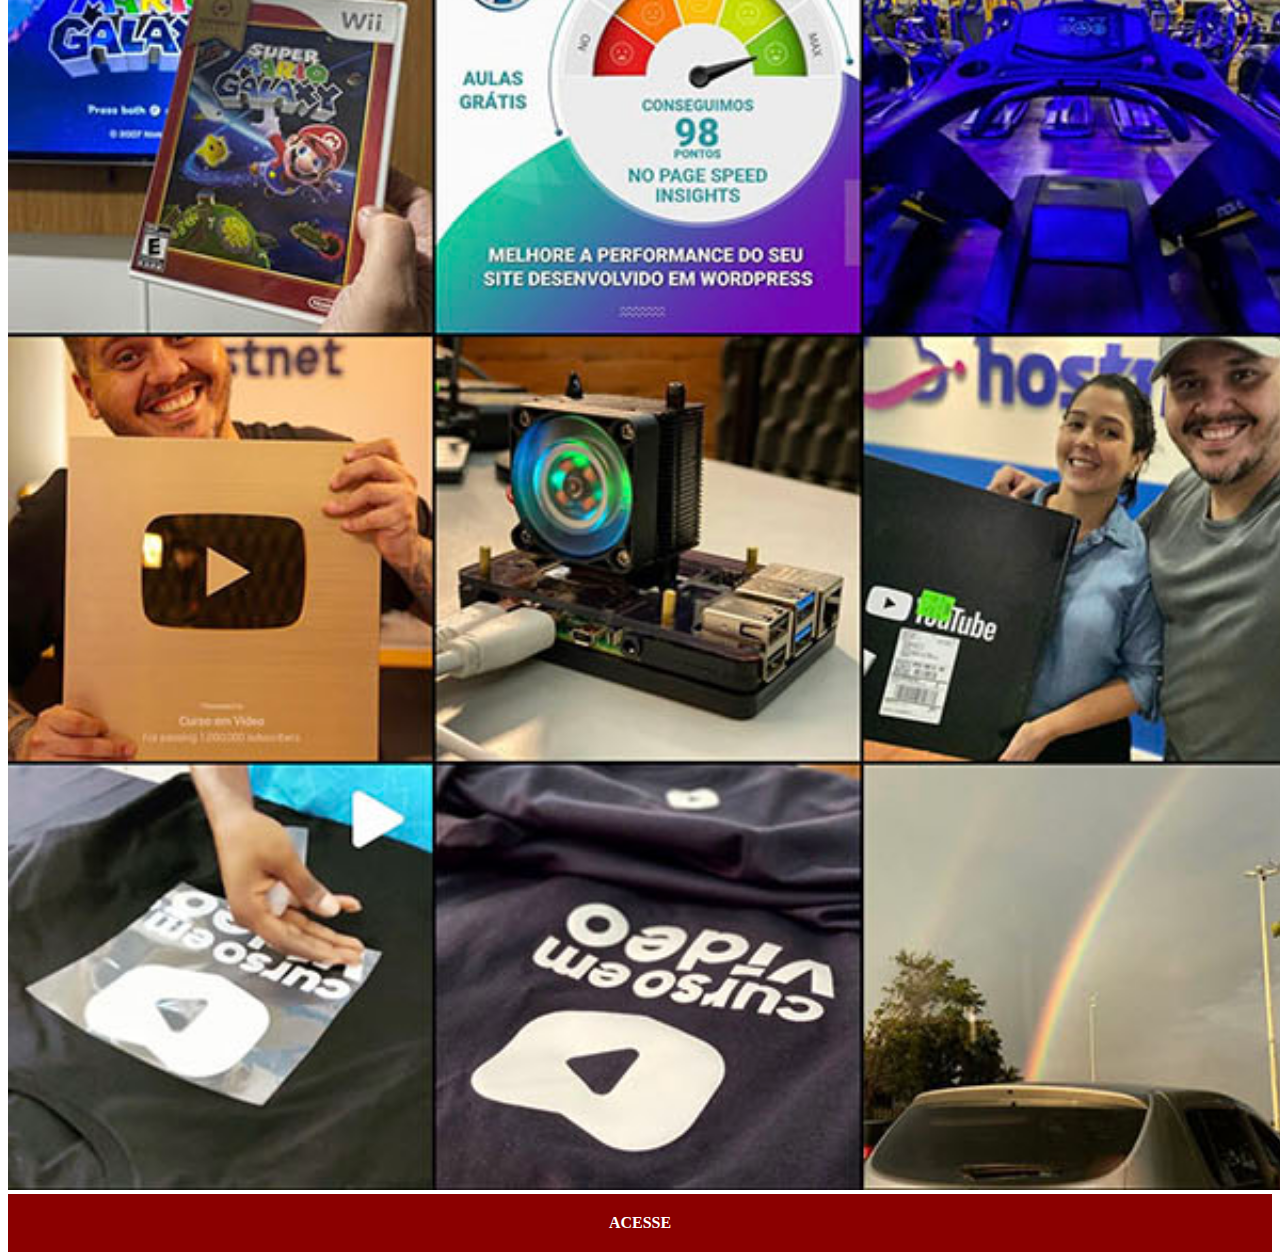
<file: instagram.html>
<!DOCTYPE html>
<html lang="pt-br">
<head>
    <meta charset="UTF-8">
    <meta name="viewport" content="width=device-width, initial-scale=1.0">
    <title>Instagram</title>
    <link rel="stylesheet" href="estilos/social.css">
</head>
<body>
    <img src="pacote-d013/imagens/tela-instagram.jpg" alt="Instagram">
    <a href="https://www.instagram.com/gustavoguanabara/" target="_blank">ACESSE</a>
</body>
</html>
</file>
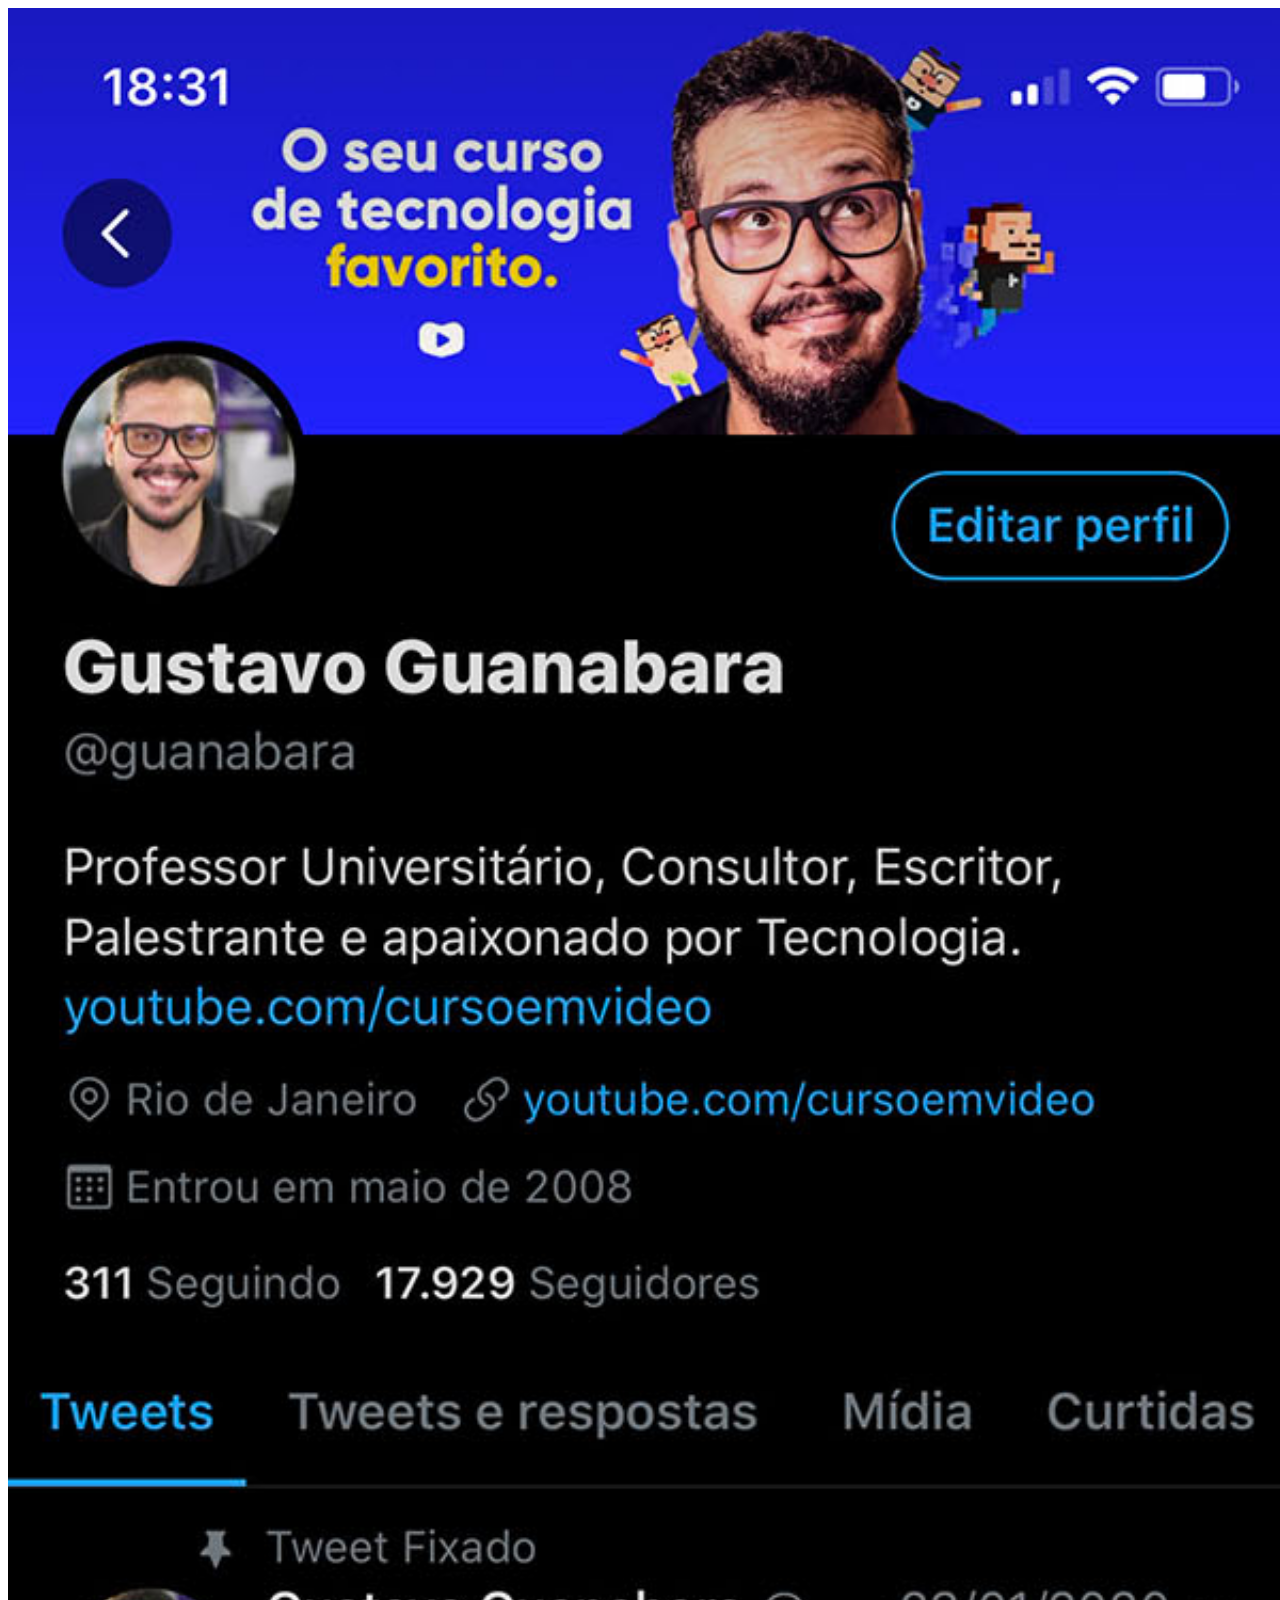
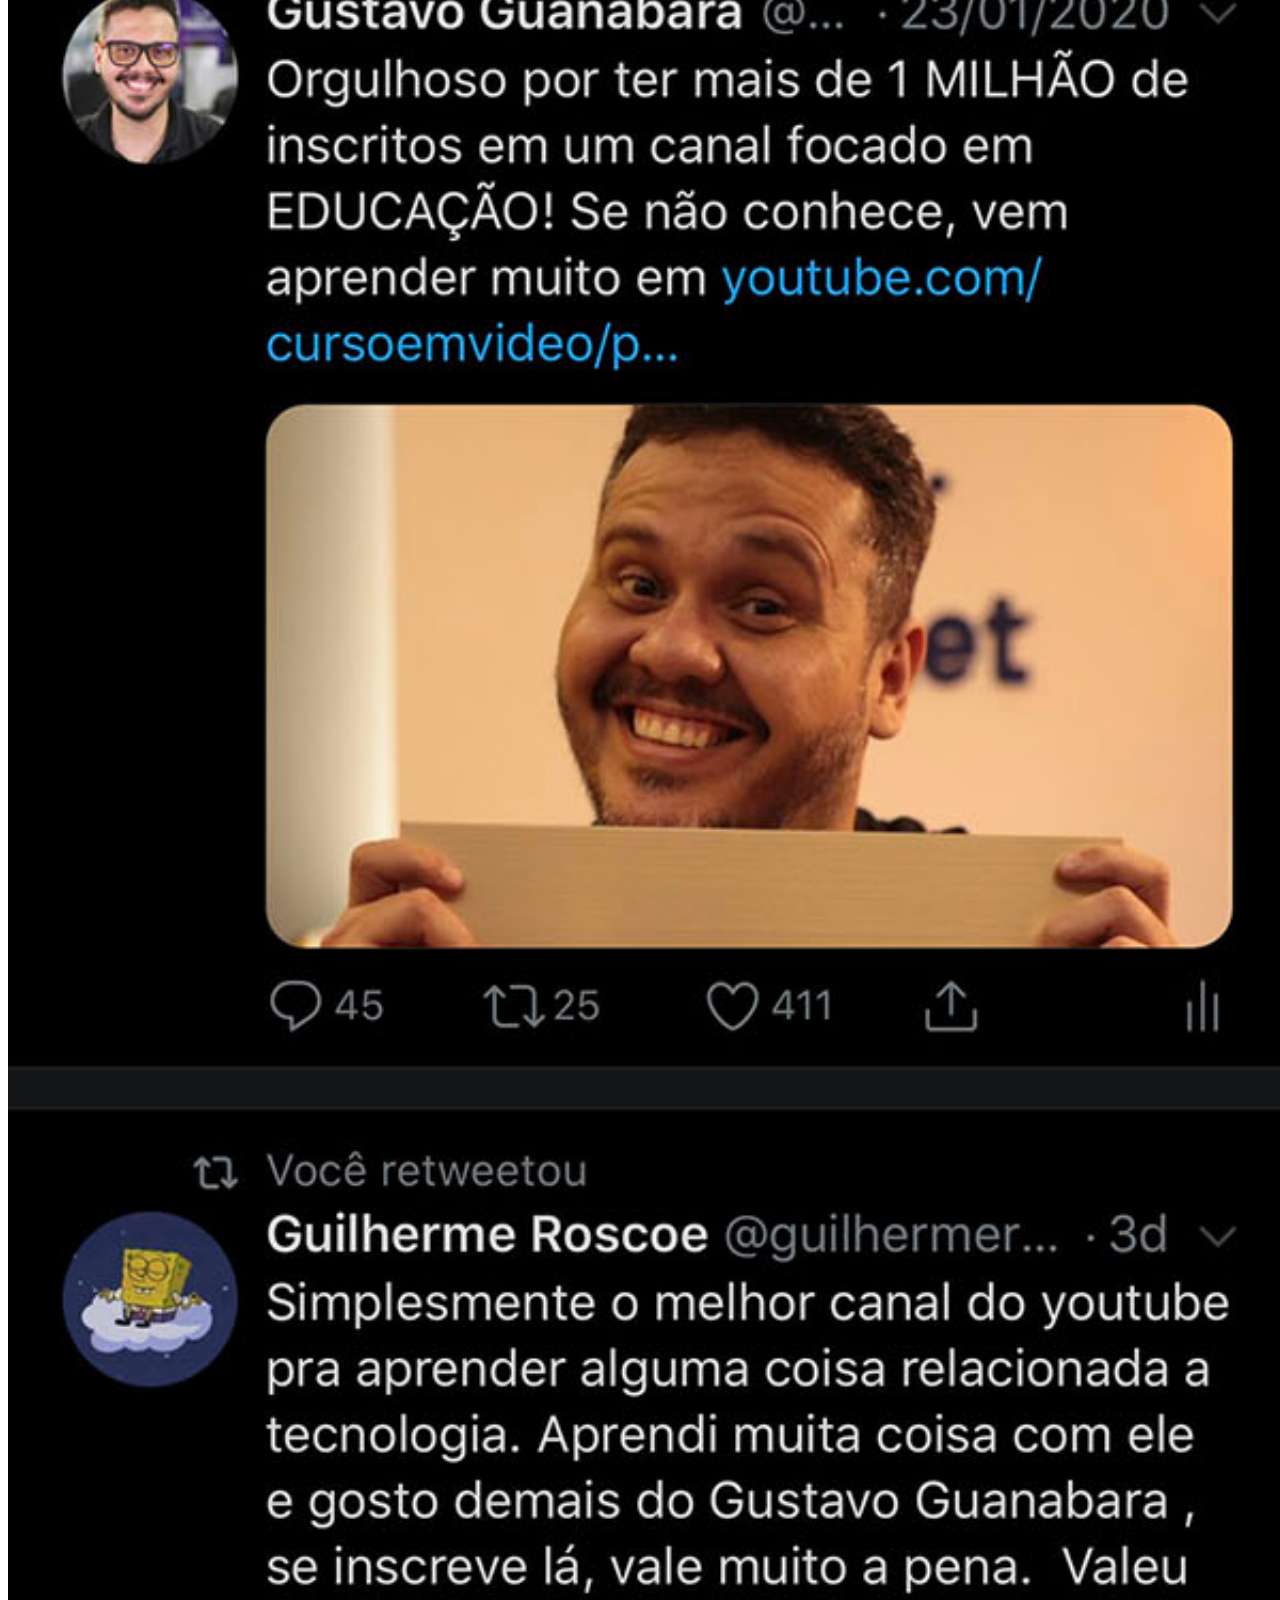
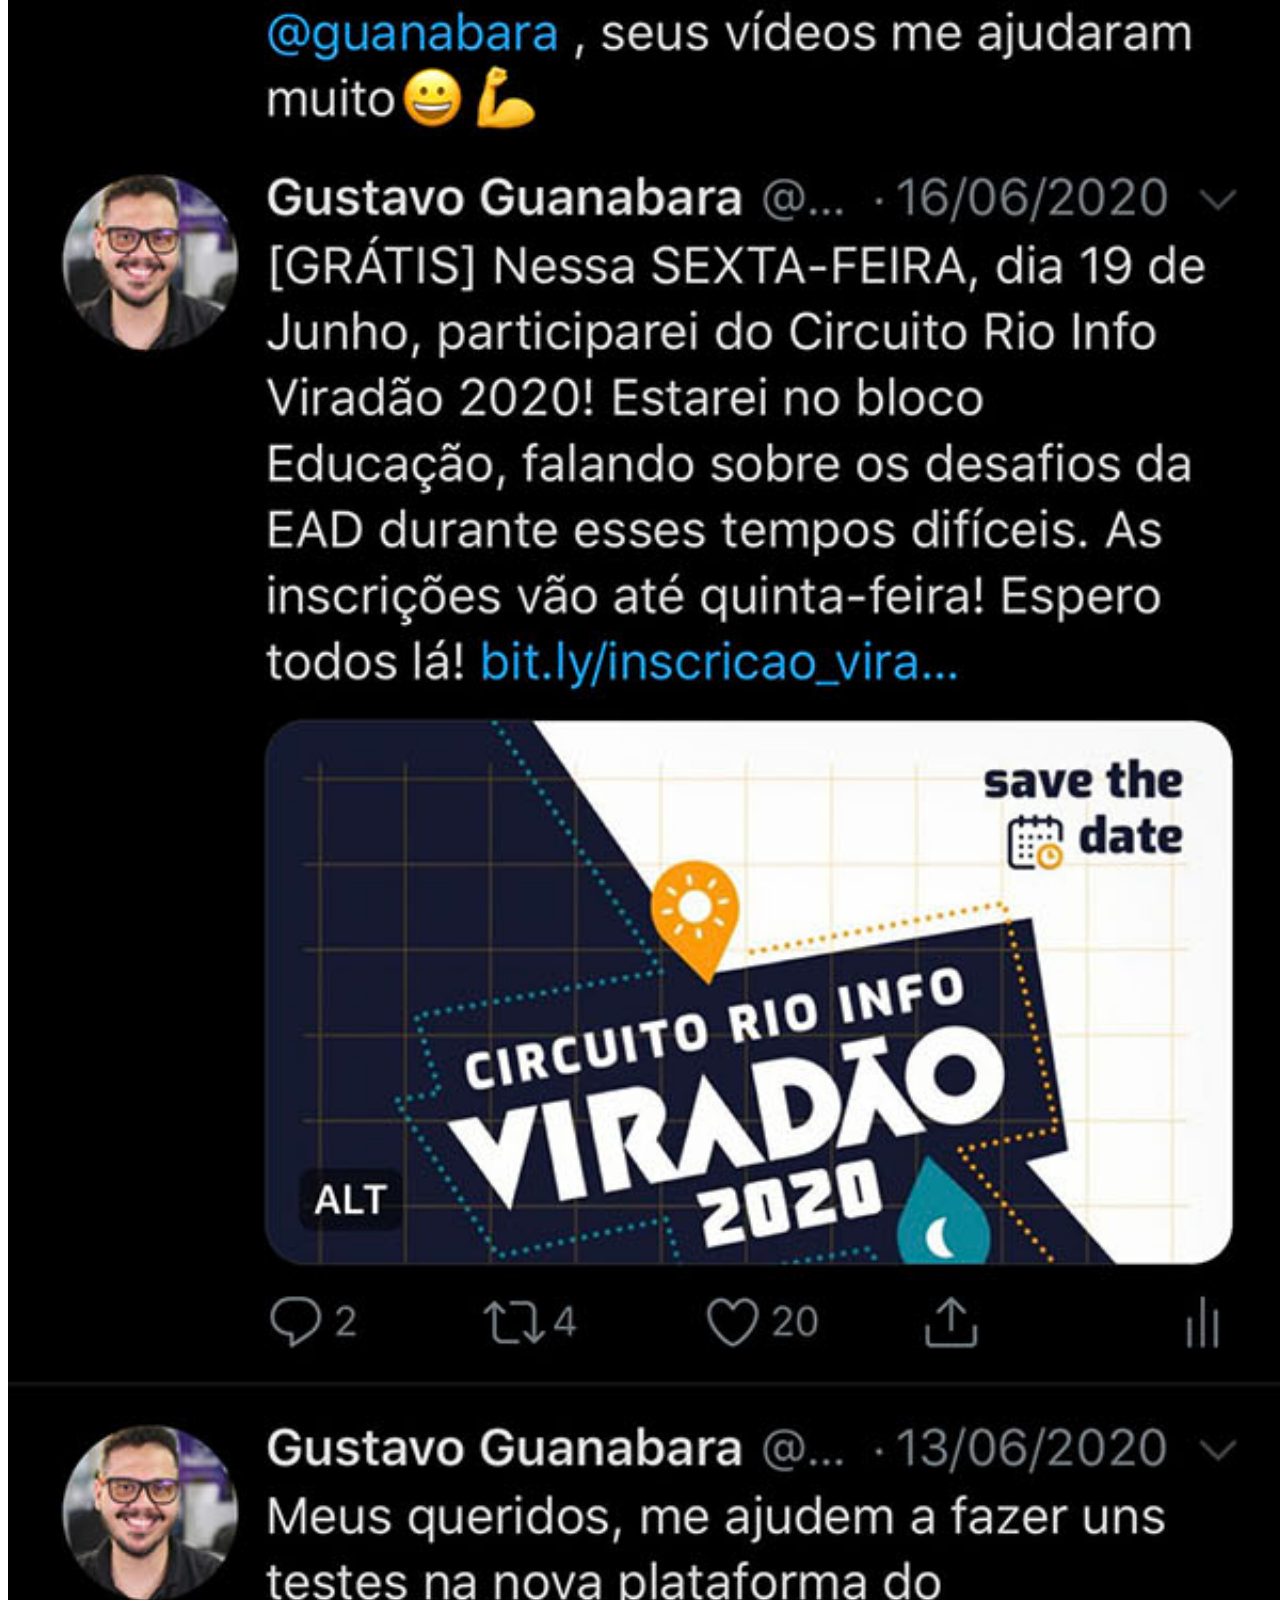
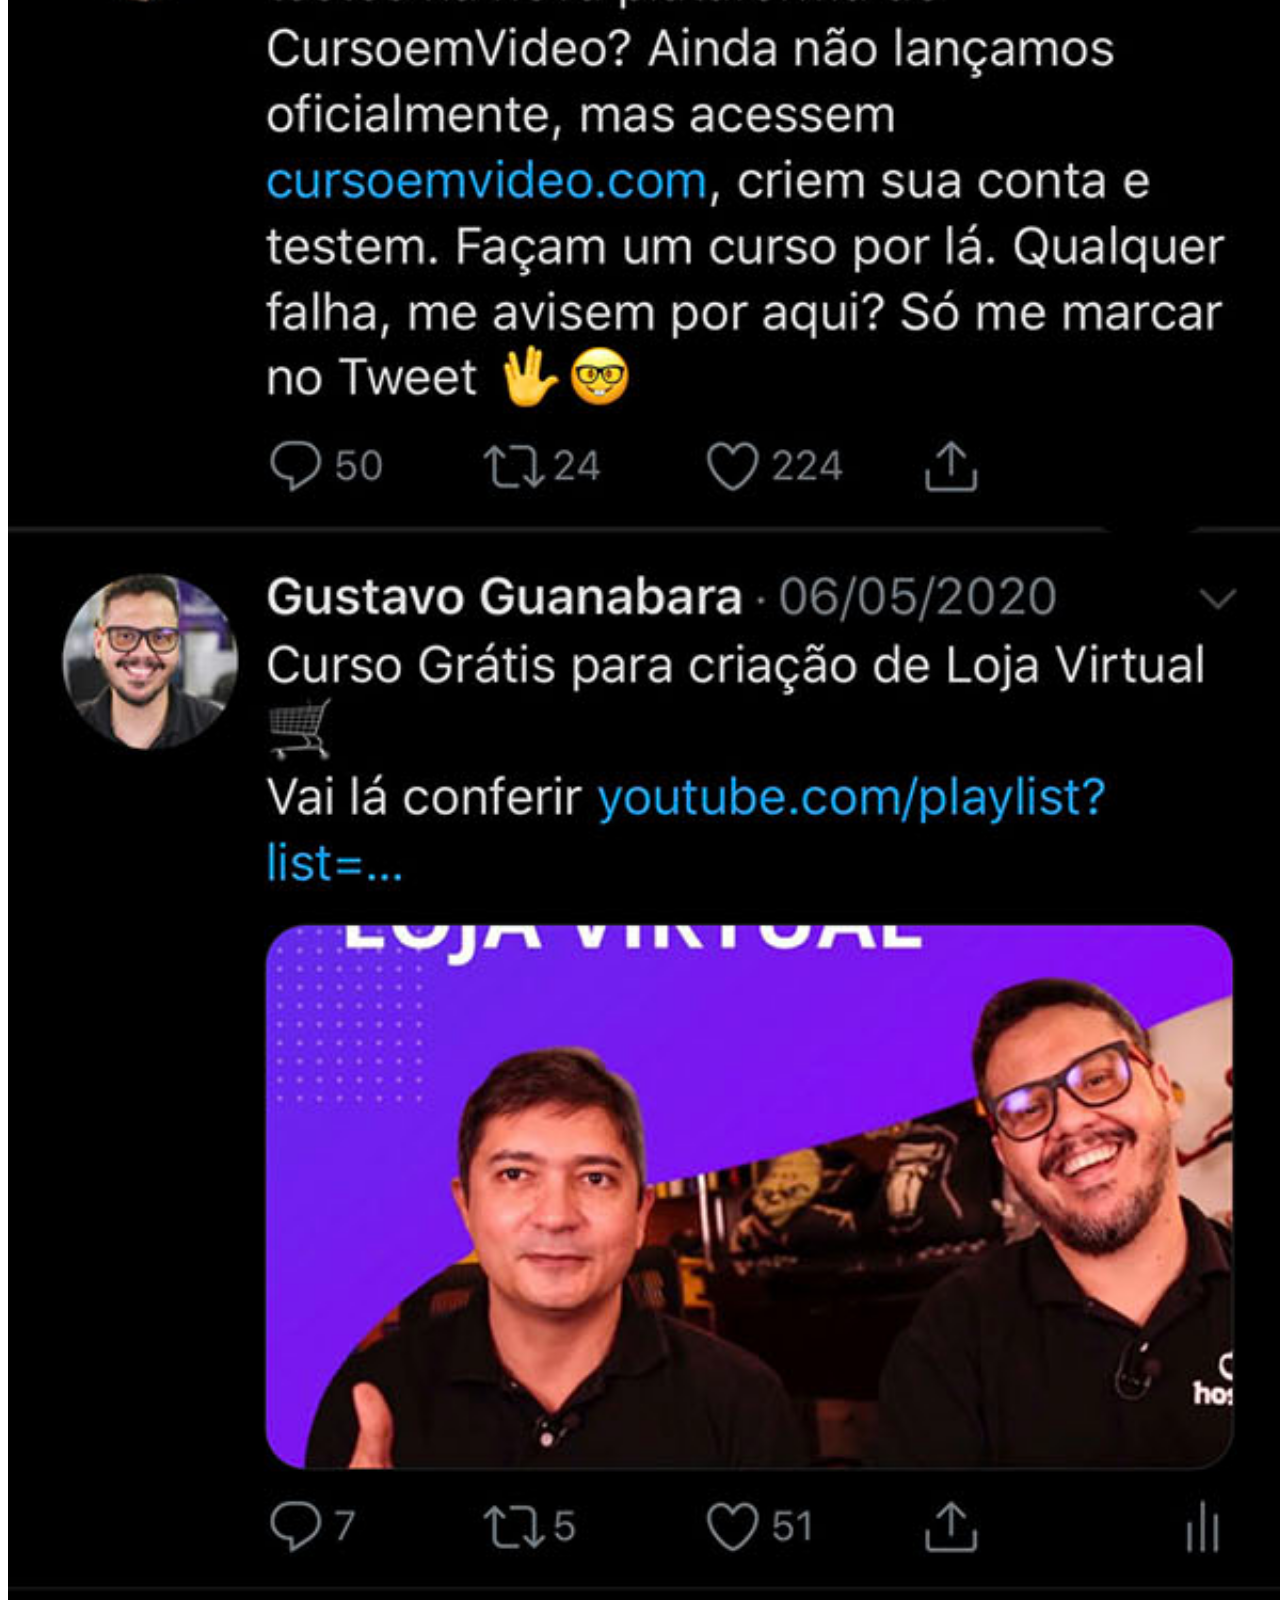
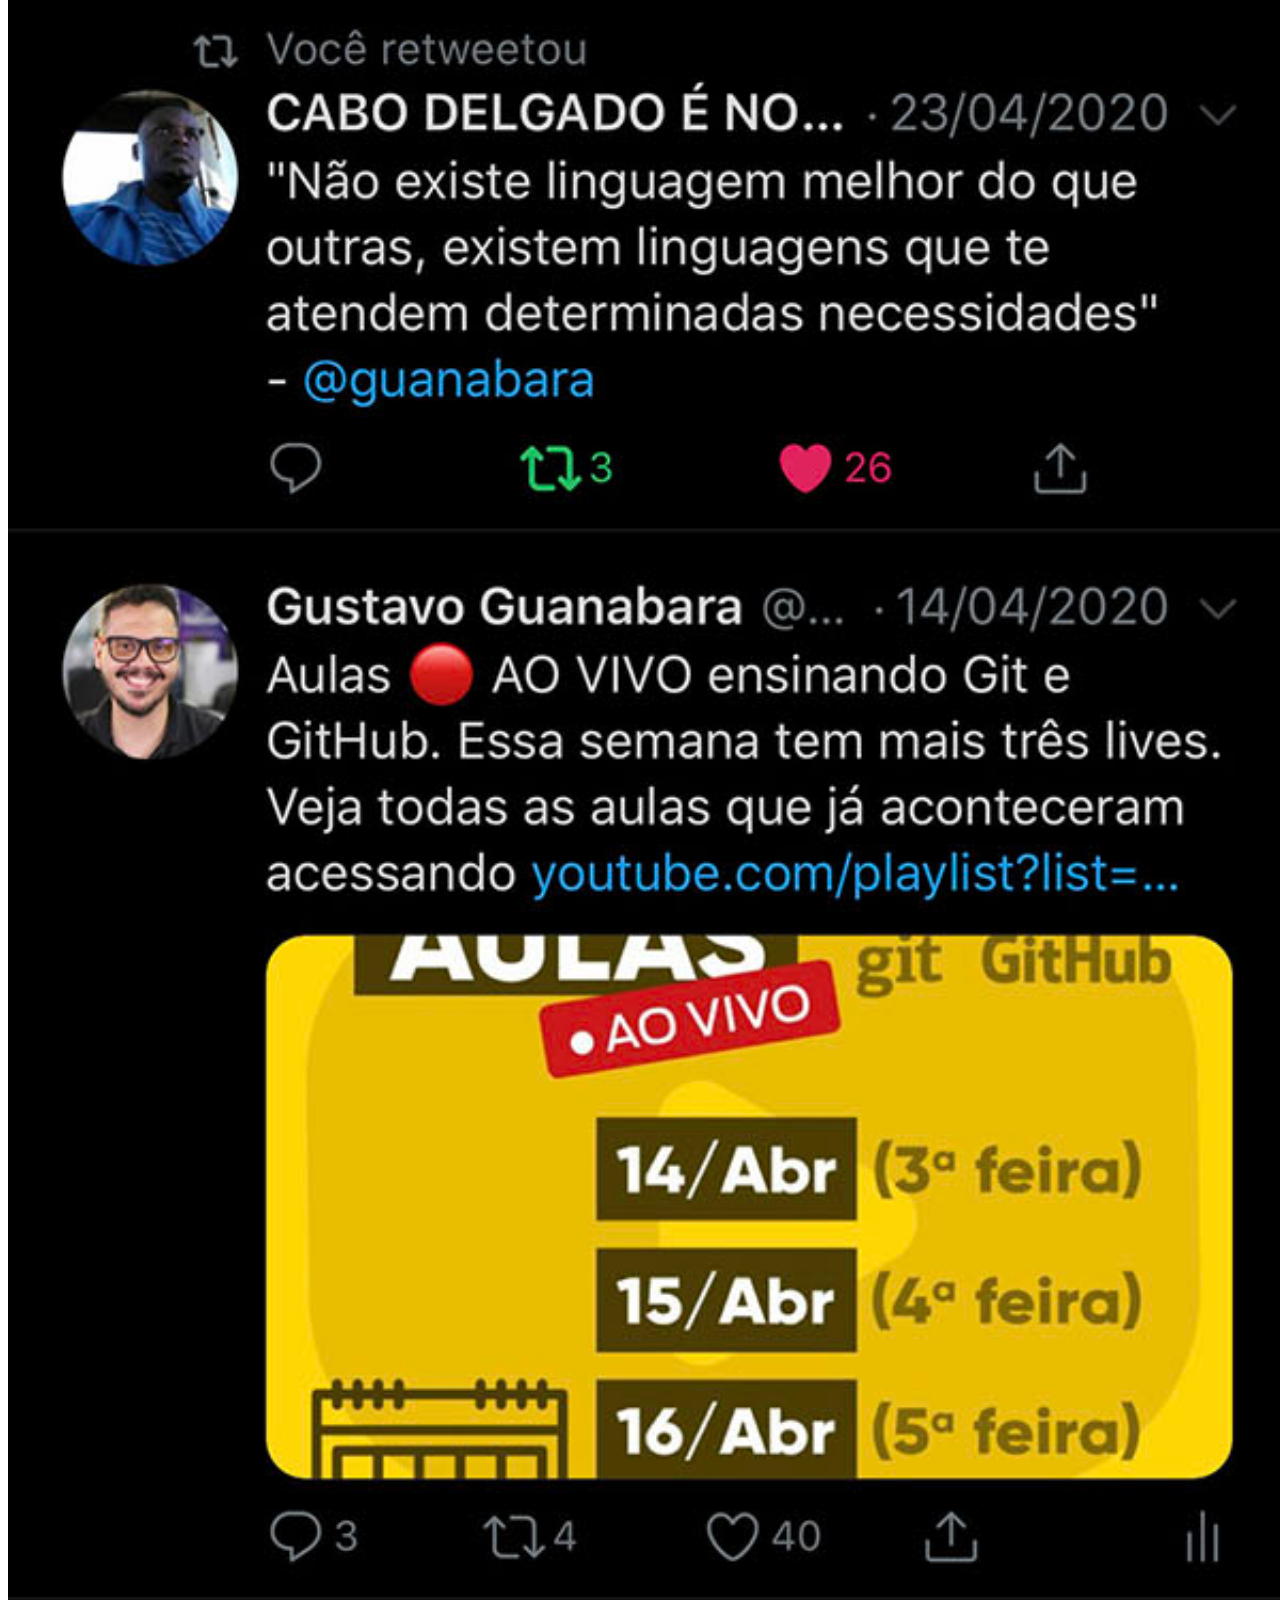
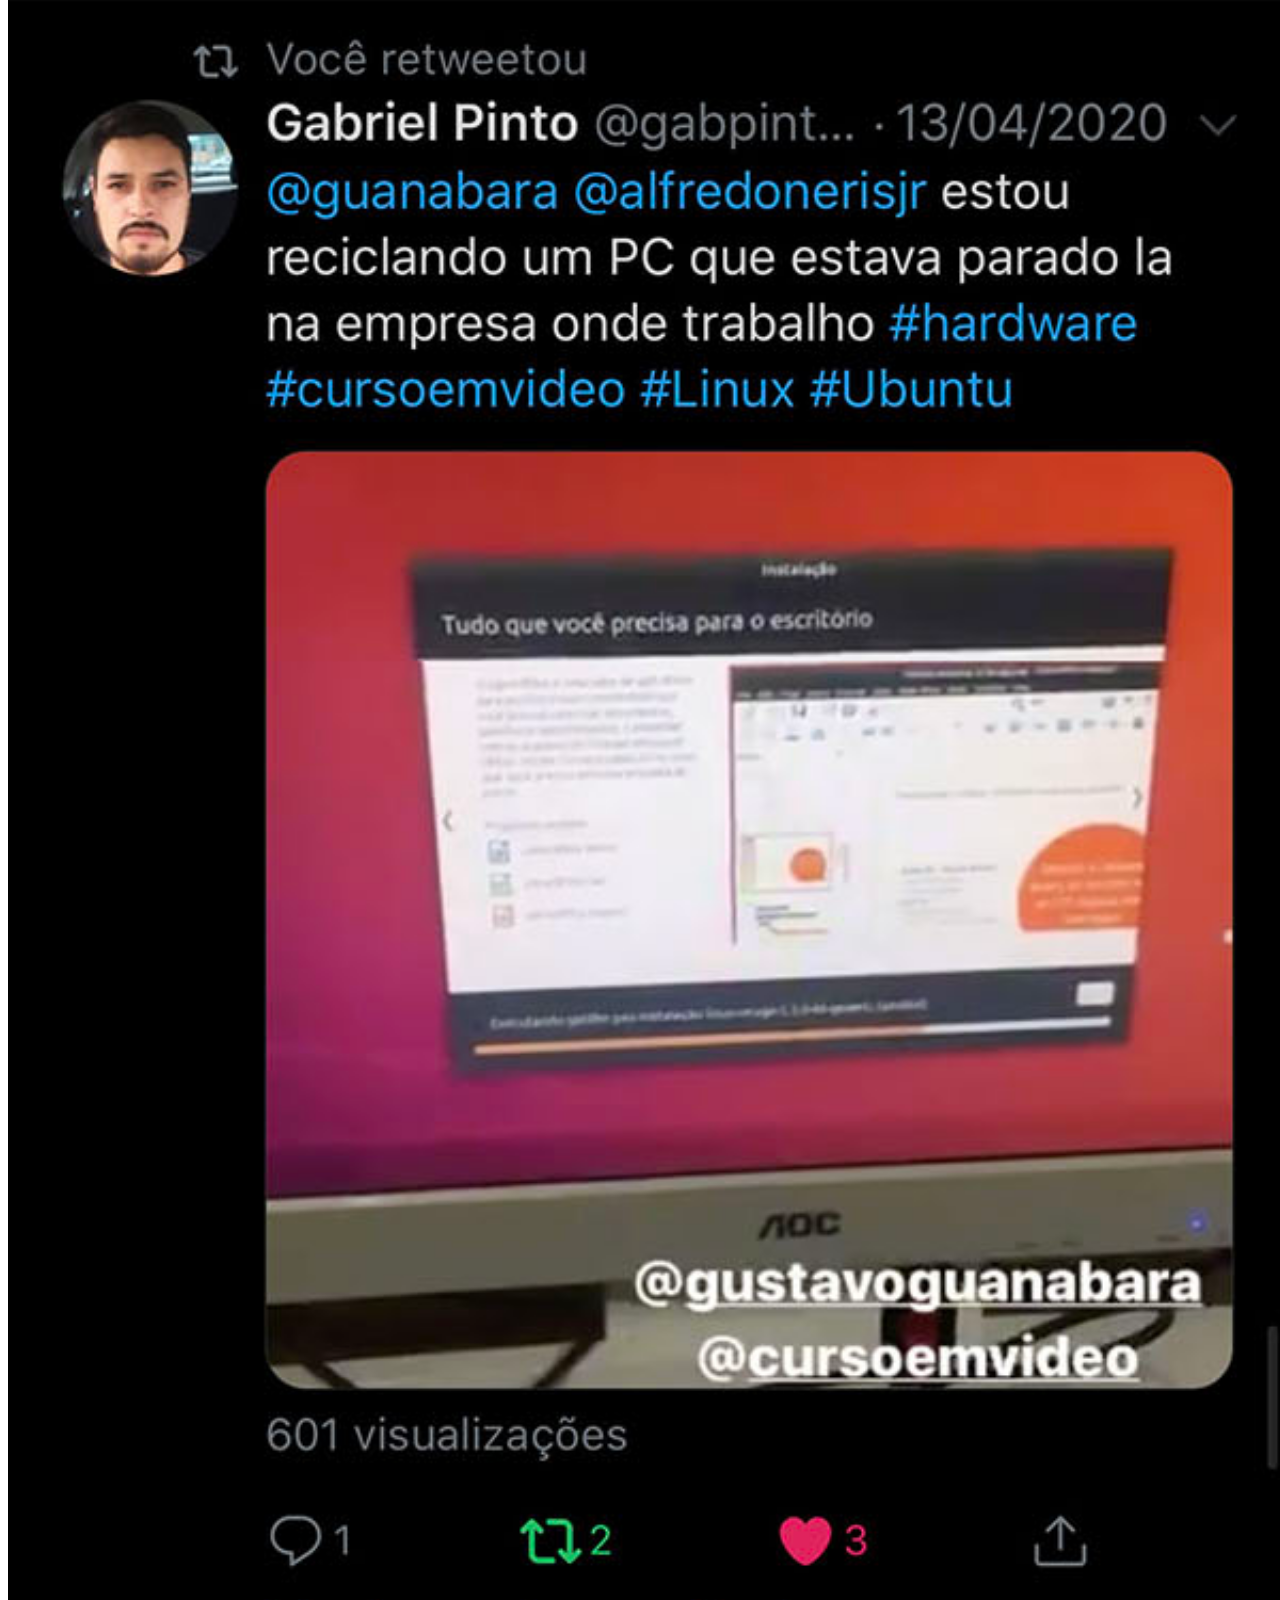
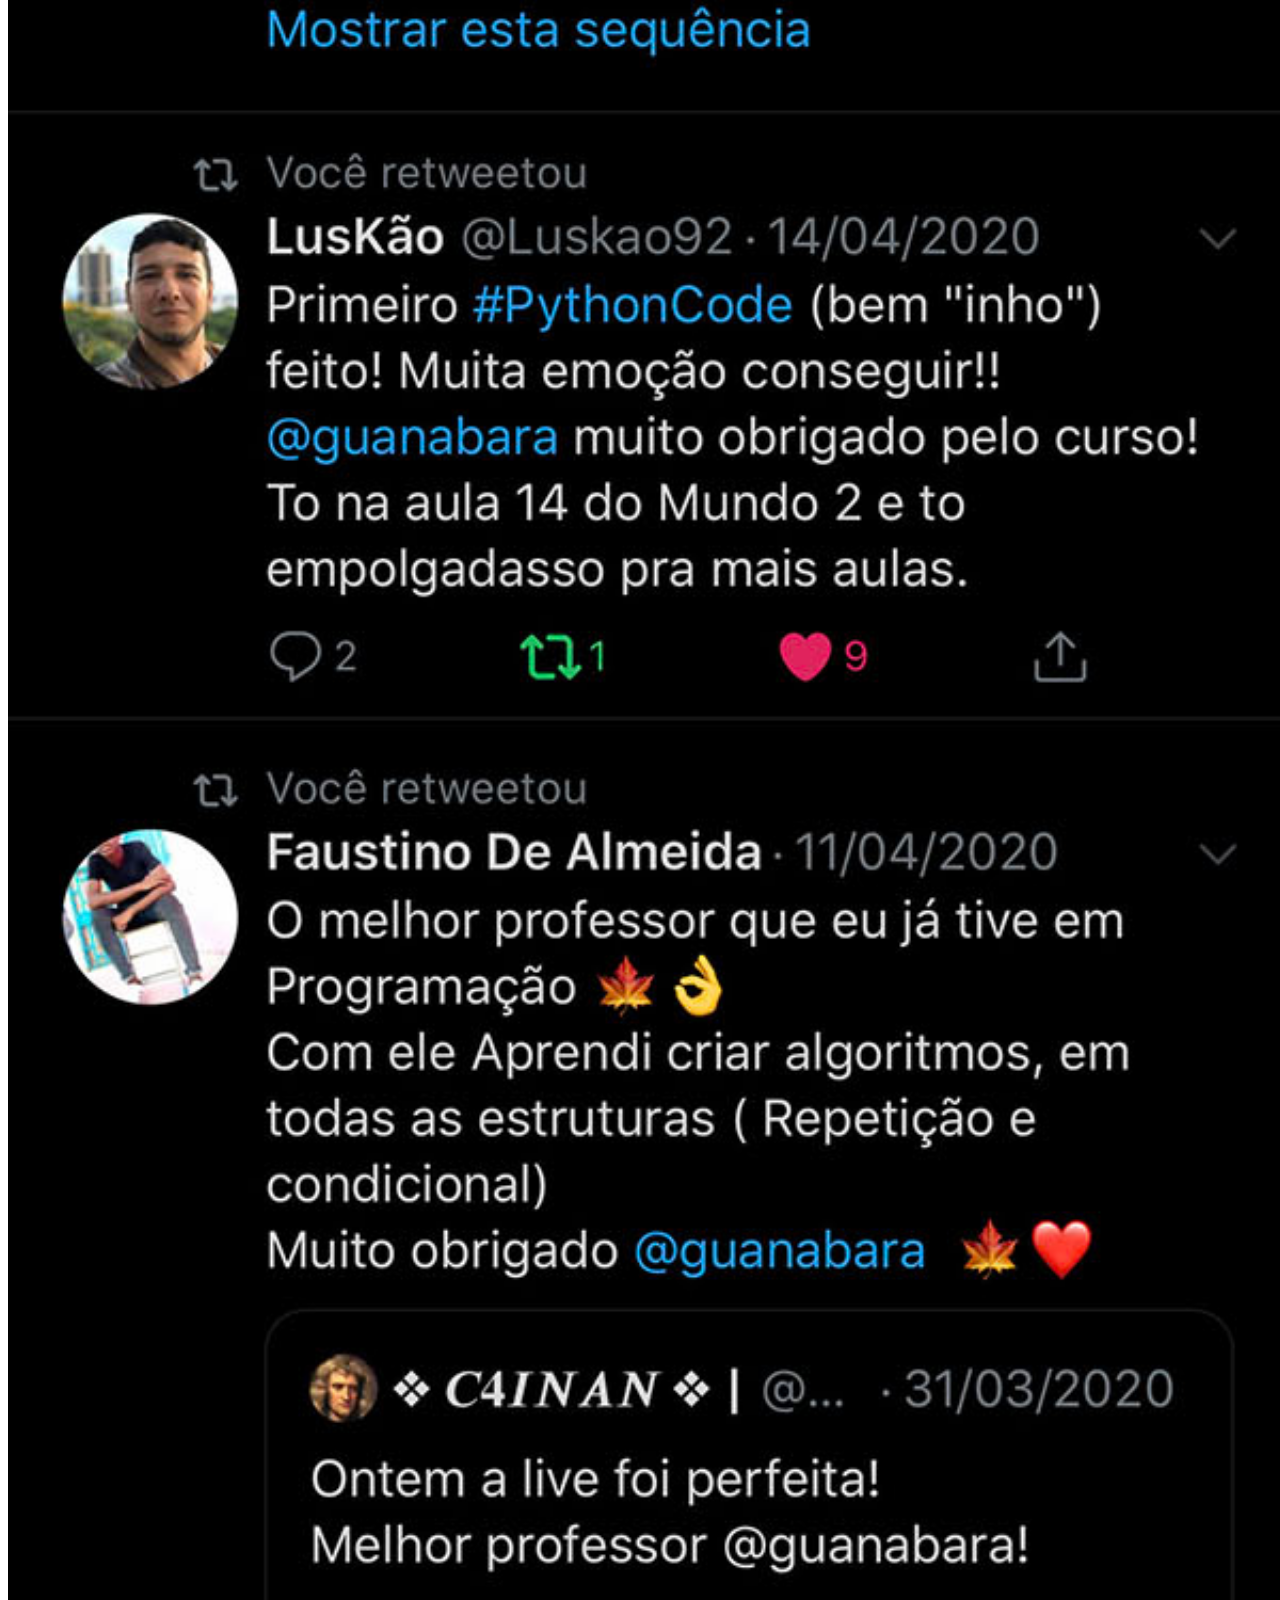
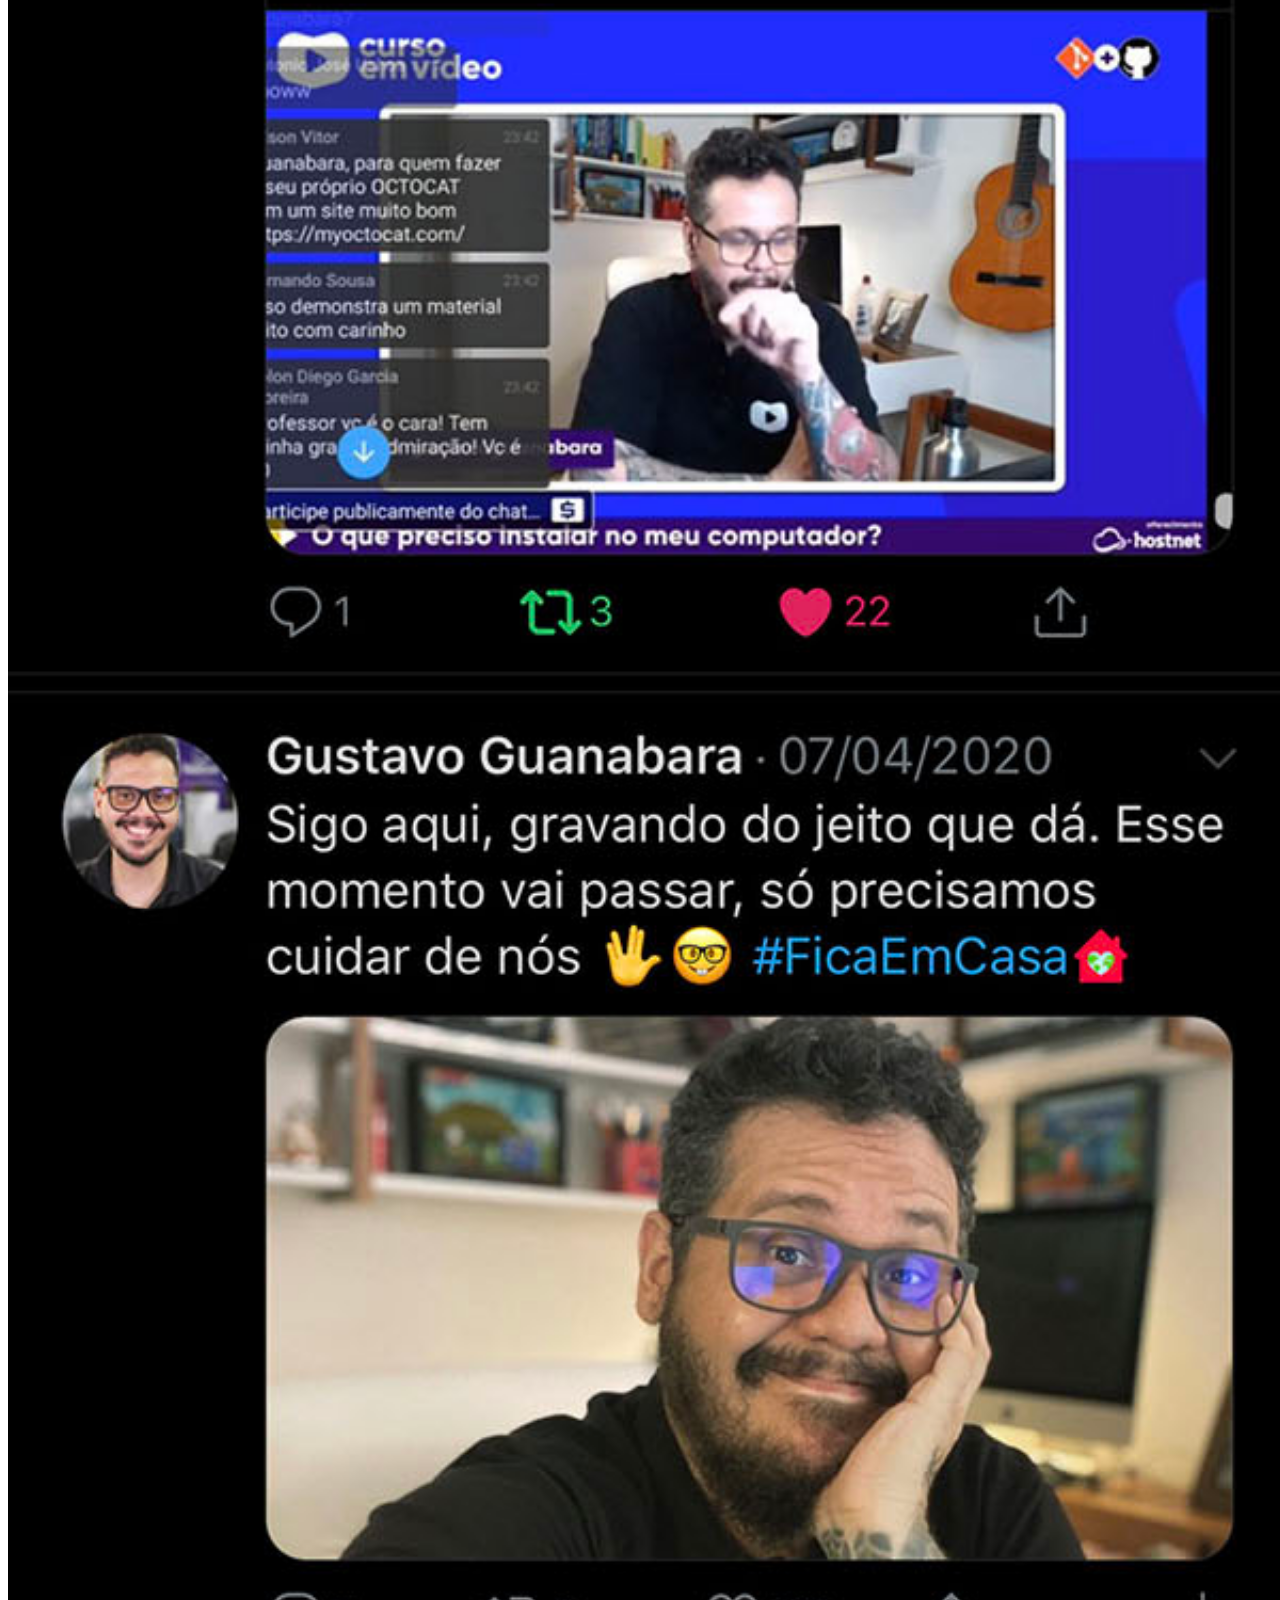
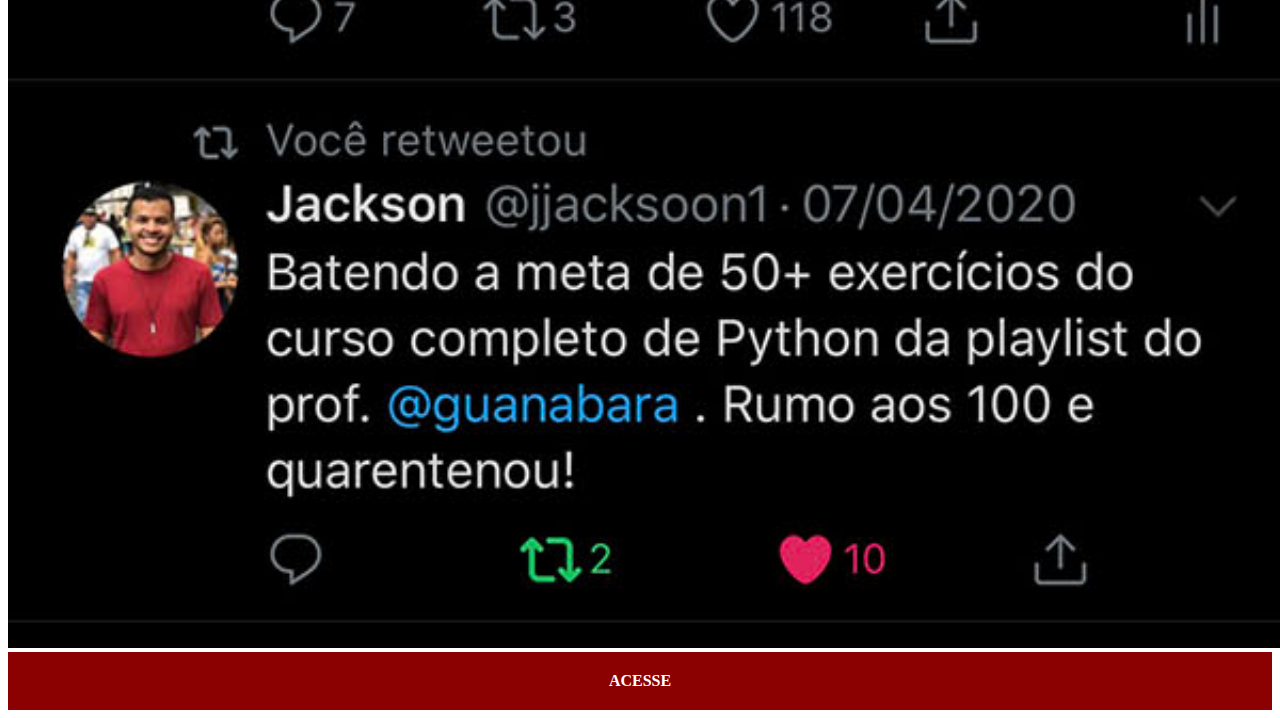
<file: twitter.html>
<!DOCTYPE html>
<html lang="pt-br">
<head>
    <meta charset="UTF-8">
    <meta name="viewport" content="width=device-width, initial-scale=1.0">
    <title>Twitter</title>
    <link rel="stylesheet" href="estilos/social.css">

</head>
<body>
    <img src="pacote-d013/imagens/tela-twitter.jpg" alt="Twitter">
    <a href="https://x.com/cursosemvideo" target="_blank">ACESSE</a>
</body>
</html>
</file>
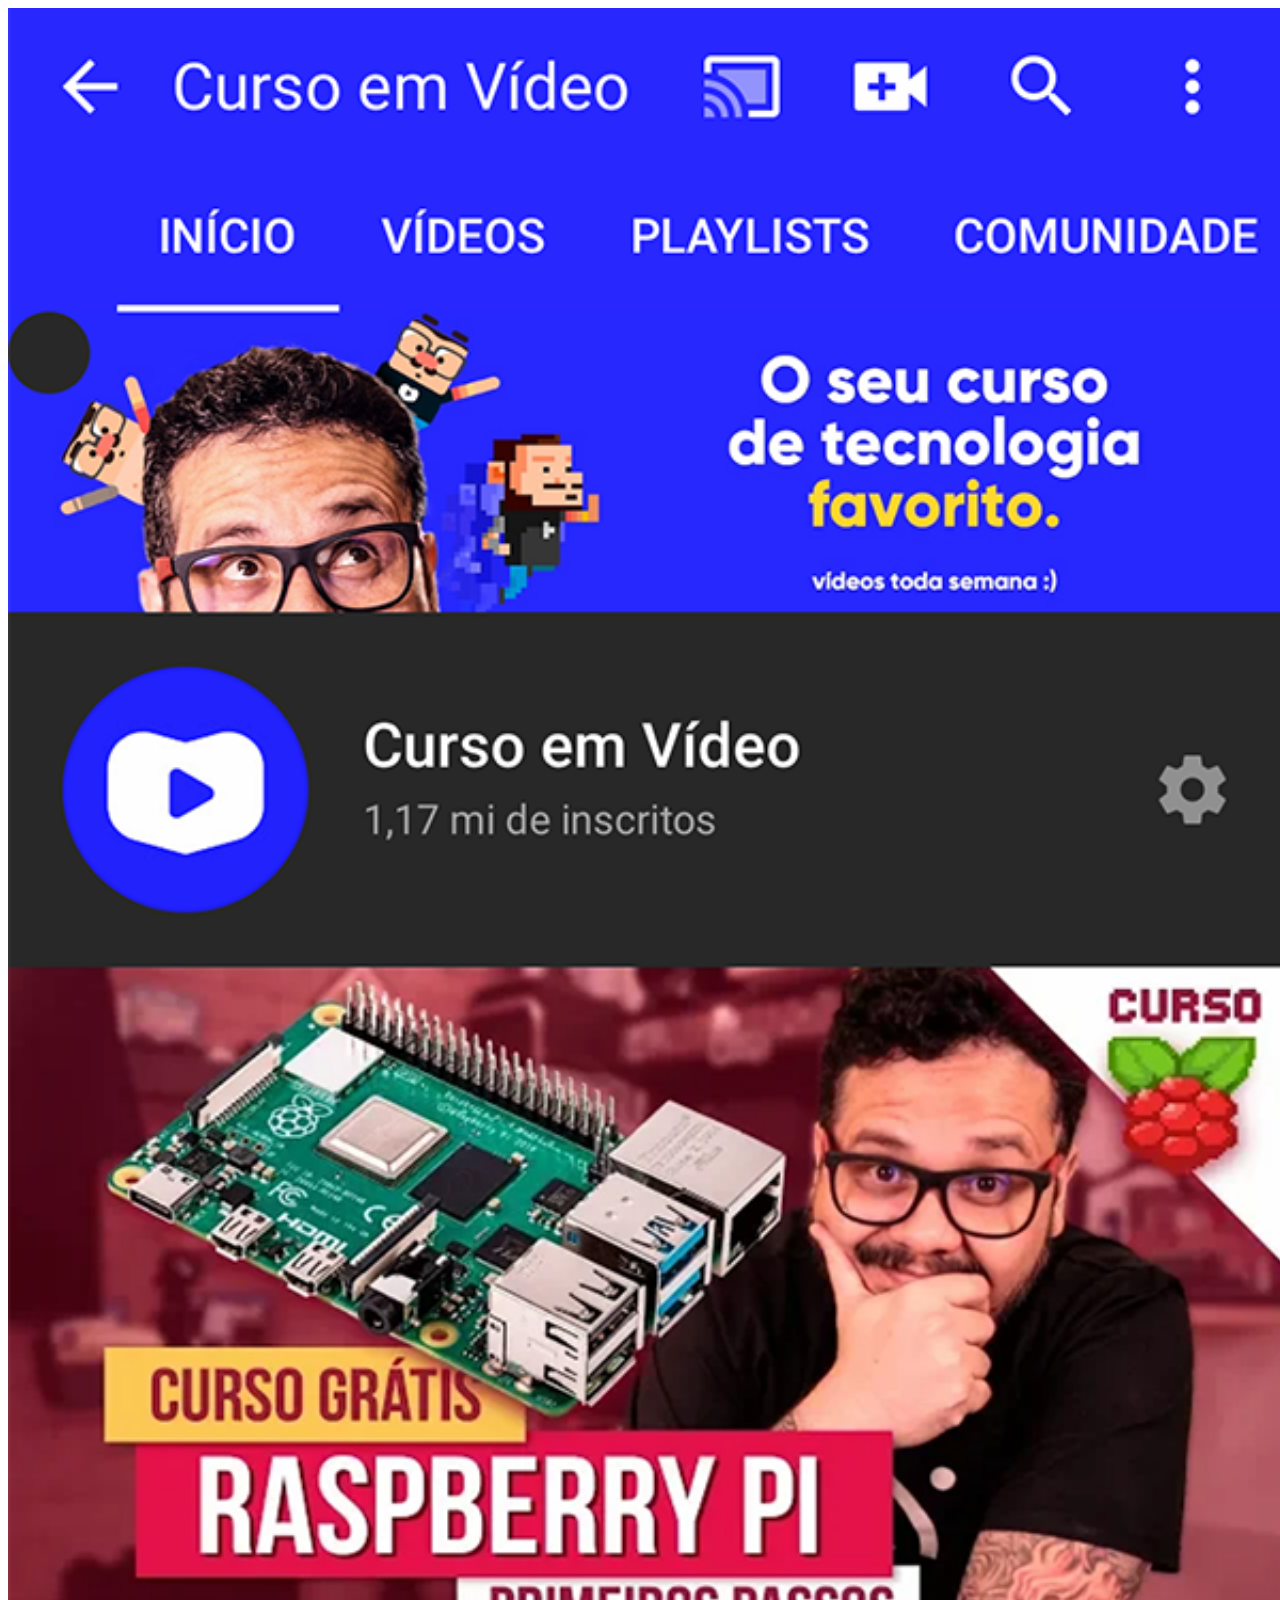
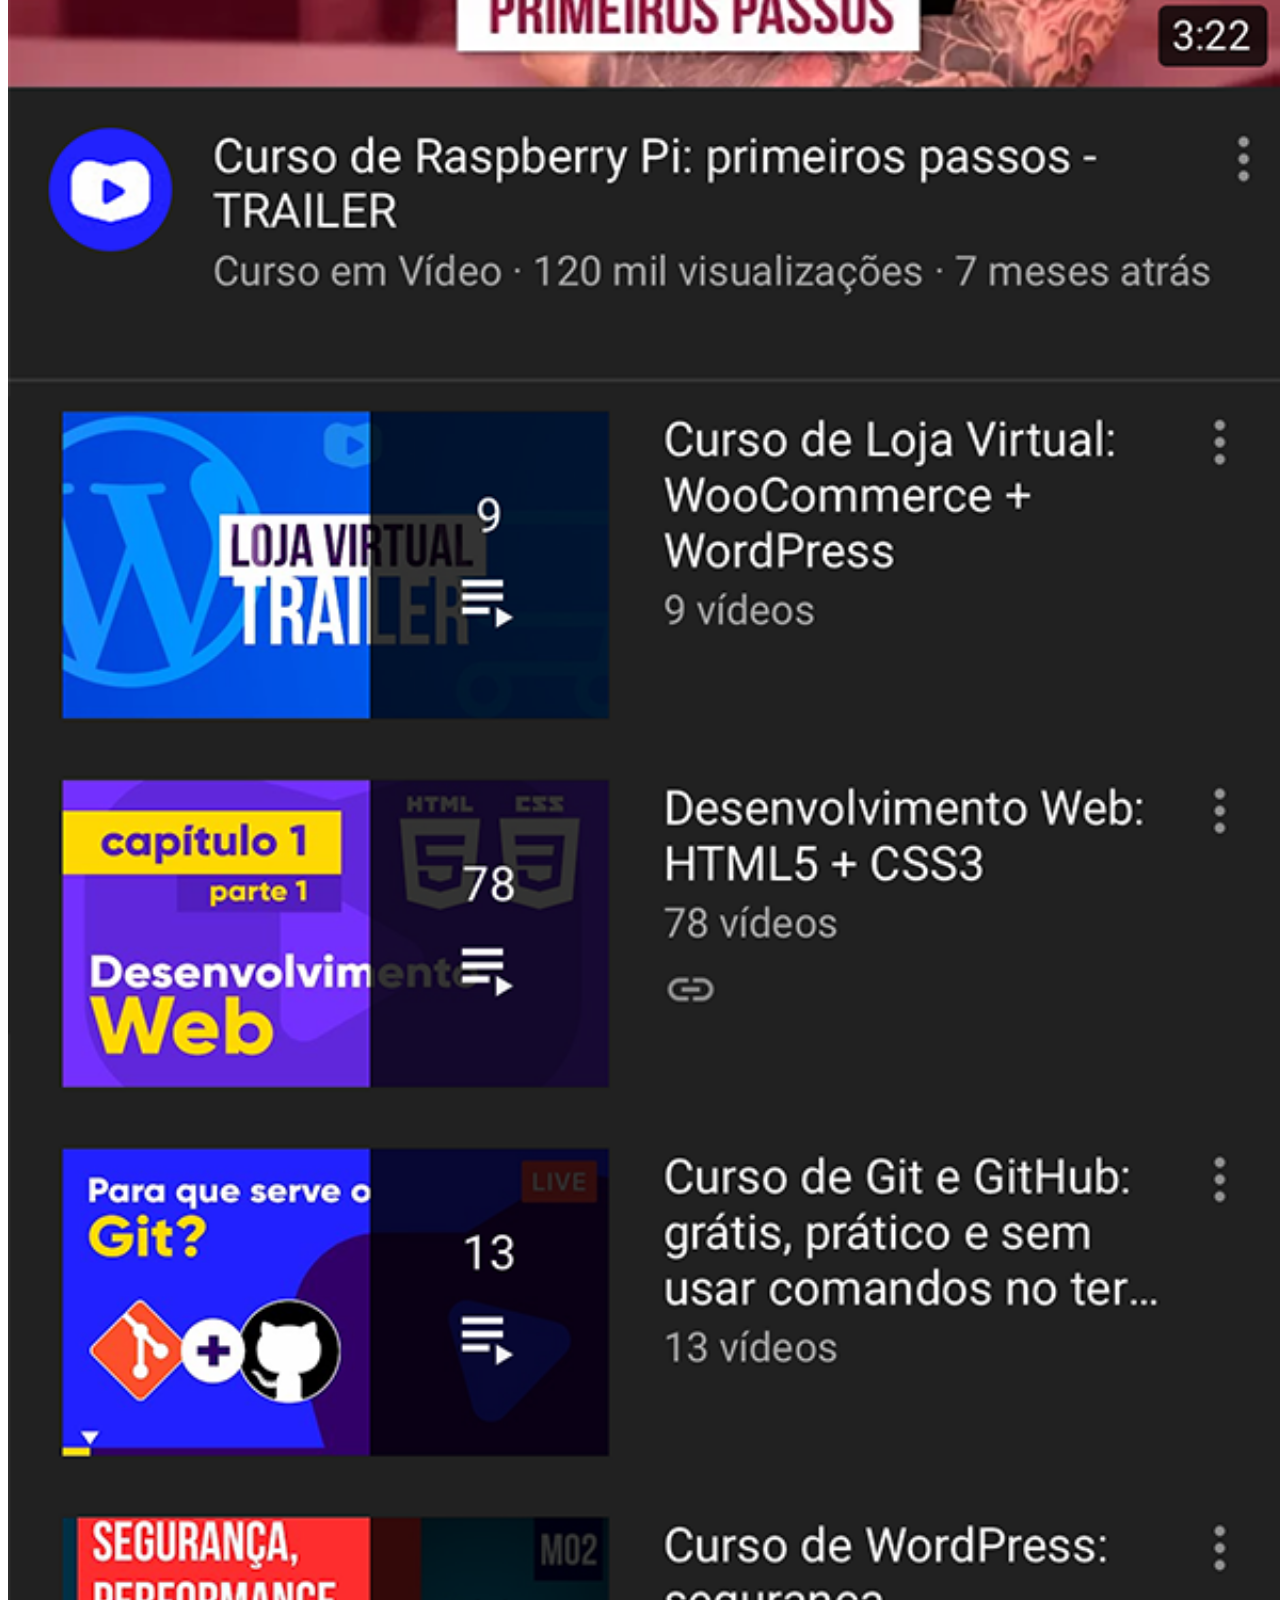
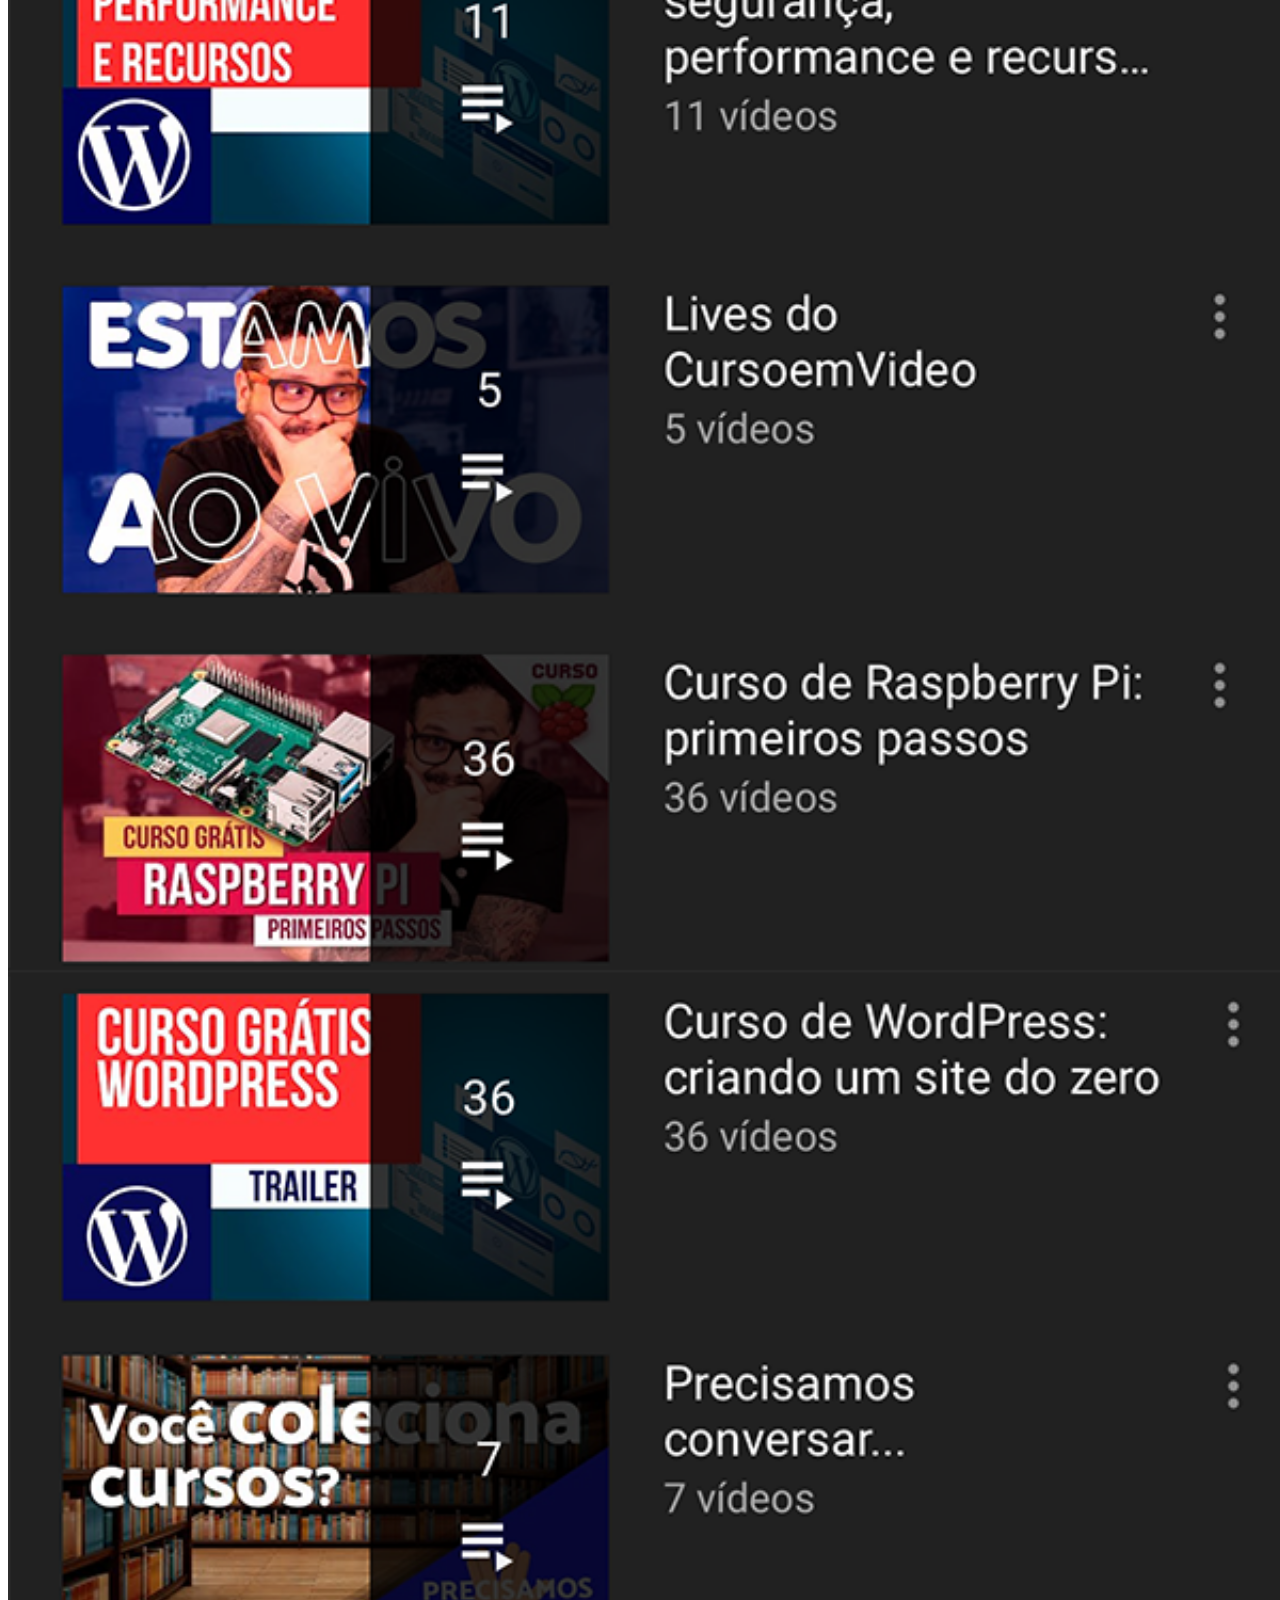
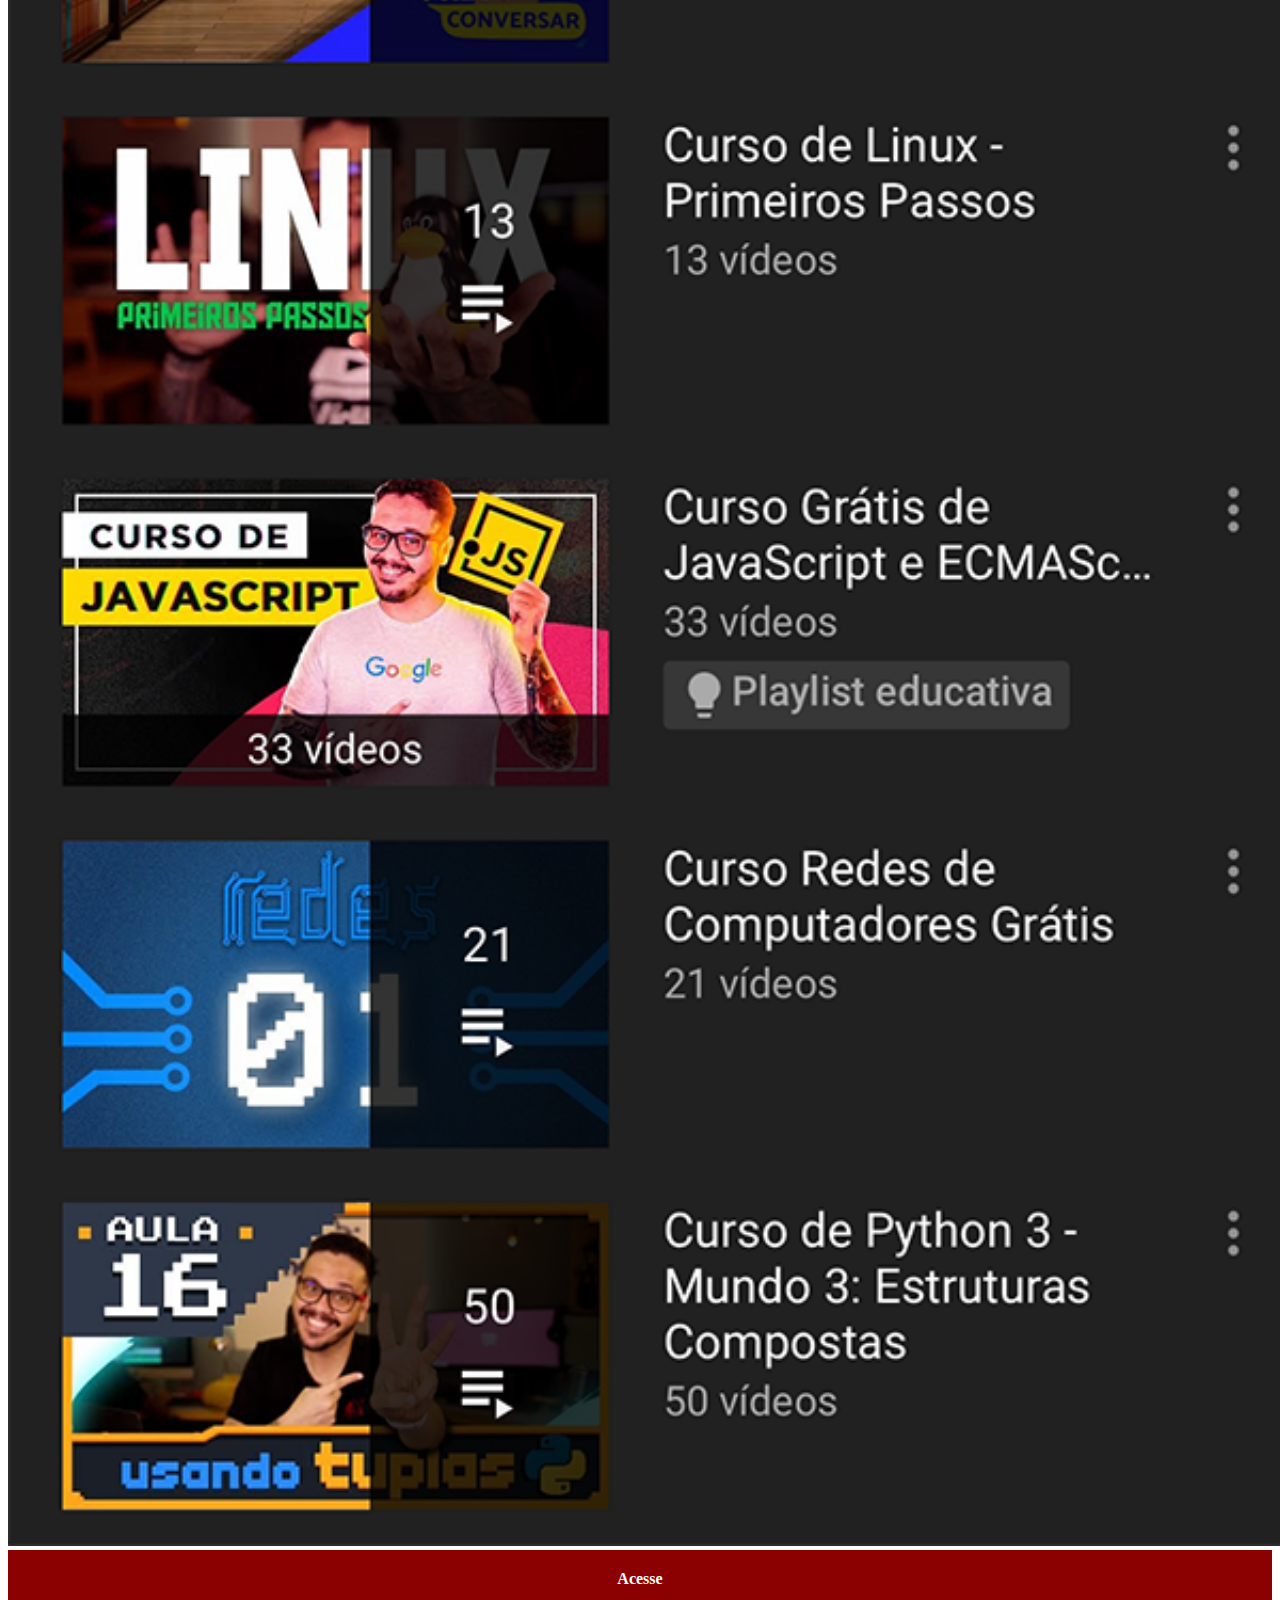
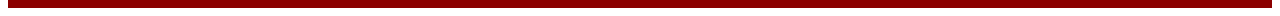
<file: youtube.html>
<!DOCTYPE html>
<html lang="pt-br">
<head>
    <meta charset="UTF-8">
    <meta name="viewport" content="width=device-width, initial-scale=1.0">
    <title>YouTube</title>
<link rel="stylesheet" href="estilos/social.css">
    
</head>
<body>
    <img src="pacote-d013/imagens/tela-youtube.png" alt="Youtube">
    <a href="https://www.youtube.com/@cursoemvideo/playlists" target="_blank">Acesse</a>
</body>
</html>
</file>
<file: estilos/style.css>
@charset "UTF-8";

* {
    margin: 0px;
    padding: 0px;
    font-family: Arial, Helvetica, sans-serif;
}

html,body {
    height: 100vh;
    width: 100vw;
    background-color: black;
}

body {
    background: url(../pacote-d013/imagens/fundo-madeira.jpg);
    background-size: cover;
    background-attachment: fixed;
    
}

main {
    height: 100vh;
    position: relative;
    
}

section#telefone {
    position: absolute;
    top: 50%;
    left: 50%;
    transform: translate(-50%, -50%);
    width: 311px;
    height: 627px;
    background-color: blue;
    background: url(../pacote-d013/imagens/frame-iphone.png) no-repeat;
}

section#redes-sociais {
    text-align: right;
}


iframe#tela {
    position: relative;
    top: 80px;
    left: 22px;
    width: 269px;
    height: 471px;
}

section#redes-sociais img {
    width: 50px;
    margin: 10px;
    border-radius: 50%;
    box-shadow: 2px 2px 5px rgba(0, 0, 0, 0.408);
    box-sizing: border-box;
} 

section#redes-sociais img:hover {
    border: 2px solid rgba(255, 255, 255, 0.621);
    transform: -3px -3px ;
    box-shadow: 5px 5px 10px rgba(0, 0, 0, 0.607);
    transition: transform.1s, border 1s;
}
</file>
<file: estilos/social.css>
@charset "UTF-8";

<style>
        * {
            margin: 0px;
            padding: 0px;
            font-family: Arial, Helvetica, sans-serif;
        }

        ::-webkit-scrollbar {
            width: 0px;
            height: 0px;
        }
        img {
            width: 100vw;
        }

        a {
            display: block;
            color:white;
            background-color: darkred;
            padding: 20px;
            text-align: center;
            font-weight: bolder;
            text-decoration: none;
        }
    </style>
</file>
